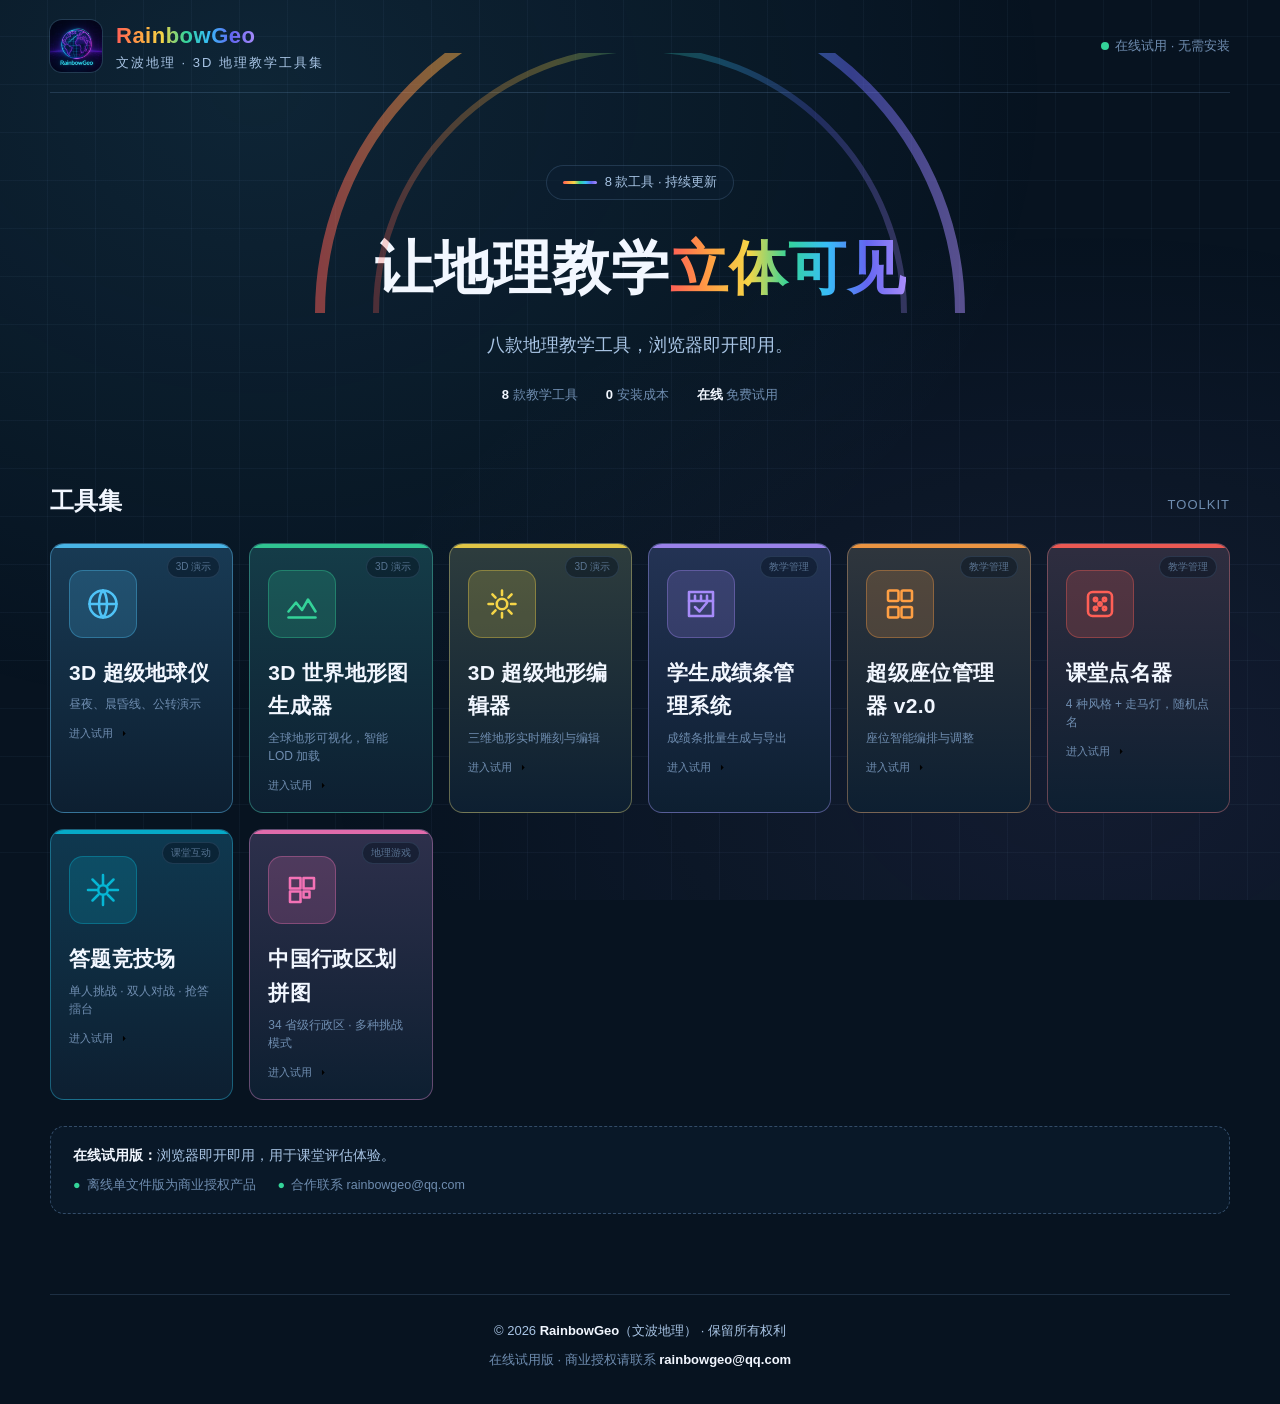
<file: index.html>
<!DOCTYPE html>
<html lang="zh-CN">
<head>
<meta charset="UTF-8">
<meta name="viewport" content="width=device-width, initial-scale=1.0">
<title>RainbowGeo · 文波地理 — 3D 地理教学工具集</title>
<meta name="description" content="RainbowGeo（文波地理）3D 地理教学工具集：3D 超级地球仪、世界地形图生成器、地形编辑器、成绩条管理系统、座位管理器、课堂点名器。在线免费试用。">
<link rel="icon" href="data:image/svg+xml,%3Csvg xmlns='http://www.w3.org/2000/svg' viewBox='0 0 100 100'%3E%3Ccircle cx='50' cy='50' r='46' fill='%231d4ed8'/%3E%3Cpath d='M15 62c8 10 20 16 35 16s27-6 35-16' stroke='%23f59e0b' stroke-width='7' fill='none'/%3E%3Cpath d='M50 8c-24 0-40 18-40 42 20 4 34-4 40-14 6 10 20 18 40 14 0-24-16-42-40-42z' fill='%2334d399'/%3E%3Cpath d='M12 36c20 6 34 2 38-6M88 36c-20 6-34 2-38-6' stroke='%23fff' stroke-width='3' fill='none'/%3E%3C/svg%3E">
<style>
  :root {
    --bg-deep: #071320;
    --bg-panel: #0d1f31;
    --bg-card: #10263c;
    --line: rgba(148, 197, 255, 0.16);
    --ink-hi: #f2f7ff;
    --ink-mid: #a8c4e4;
    --ink-low: #6f8db0;
    --accent: #4fc3f7;
    --rainbow: linear-gradient(90deg,#ff5f56,#ff9f43,#f5d547,#34d399,#38bdf8,#6366f1,#a78bfa);
    --radius: 14px;
  }
  * { margin: 0; padding: 0; box-sizing: border-box; }
  html { scroll-behavior: smooth; }
  body {
    font-family: -apple-system, BlinkMacSystemFont, "Segoe UI", Roboto, "PingFang SC", "Hiragino Sans GB", "Microsoft YaHei", sans-serif;
    background: var(--bg-deep);
    color: var(--ink-hi);
    line-height: 1.6;
    -webkit-font-smoothing: antialiased;
  }
  /* ===== 经纬网背景纹理（CSS 生成，轻量） ===== */
  .grid-bg {
    position: fixed; inset: 0; pointer-events: none; z-index: 0;
    background:
      radial-gradient(ellipse at 20% 10%, rgba(79,195,247,0.10), transparent 55%),
      radial-gradient(ellipse at 85% 85%, rgba(167,139,250,0.08), transparent 50%),
      repeating-linear-gradient(0deg, transparent 0 47px, rgba(148,197,255,0.045) 47px 48px),
      repeating-linear-gradient(90deg, transparent 0 47px, rgba(148,197,255,0.045) 47px 48px);
  }
  .wrap { position: relative; z-index: 1; max-width: 1180px; margin: 0 auto; padding: 0 24px; }

  /* ===== 顶部品牌栏 ===== */
  .brand-bar {
    display: flex; align-items: center; justify-content: space-between;
    padding: 18px 0; border-bottom: 1px solid var(--line);
  }
  .brand {
    display: flex; align-items: center; gap: 14px;
  }
  .brand-logo {
    width: 52px; height: 52px; border-radius: 12px; object-fit: cover;
    background: #0b1f33; box-shadow: 0 0 0 1px var(--line);
  }
  .brand-name { font-size: 22px; font-weight: 800; letter-spacing: 0.5px; }
  .brand-name em { font-style: normal; background: var(--rainbow); -webkit-background-clip: text; background-clip: text; color: transparent; }
  .brand-cn { font-size: 13px; color: var(--ink-mid); letter-spacing: 2px; }
  .brand-right { font-size: 13px; color: var(--ink-low); }
  .brand-right .dot { display: inline-block; width: 8px; height: 8px; border-radius: 50%; background: #34d399; margin-right: 6px; }

  /* ===== Hero ===== */
  .hero { padding: 72px 0 56px; text-align: center; position: relative; }
  .hero-badge {
    display: inline-flex; align-items: center; gap: 8px;
    font-size: 13px; color: var(--ink-mid);
    border: 1px solid var(--line); border-radius: 999px;
    padding: 6px 16px; margin-bottom: 22px;
    background: rgba(13,31,49,0.6);
  }
  .hero-badge .bar { width: 34px; height: 3px; border-radius: 2px; background: var(--rainbow); }
  .hero h1 { font-size: clamp(34px, 5.6vw, 58px); font-weight: 800; letter-spacing: 1px; }
  .hero h1 .ra { background: var(--rainbow); -webkit-background-clip: text; background-clip: text; color: transparent; }
  .hero .sub { margin-top: 16px; font-size: clamp(15px, 2vw, 18px); color: var(--ink-mid); max-width: 640px; margin-left: auto; margin-right: auto; }
  .hero .meta { margin-top: 26px; display: flex; justify-content: center; gap: 28px; flex-wrap: wrap; font-size: 13px; color: var(--ink-low); }
  .hero .meta b { color: var(--ink-hi); font-weight: 600; }
  .rainbow-arc { position: absolute; left: 50%; top: -40px; transform: translateX(-50%); width: 720px; max-width: 90vw; opacity: 0.5; pointer-events: none; }

  /* ===== 工具卡片 ===== */
  .tools { padding: 20px 0 40px; }
  .tools-head { display: flex; align-items: baseline; justify-content: space-between; margin-bottom: 22px; }
  .tools-head h2 { font-size: 24px; font-weight: 700; }
  .tools-head .en { font-size: 13px; color: var(--ink-low); letter-spacing: 1px; }
  .tool-grid { display: grid; grid-template-columns: repeat(6, 1fr); gap: 16px; }
  .tool-card {
    position: relative; display: block; text-decoration: none; color: inherit;
    background: var(--bg-card);
    background: linear-gradient(180deg, color-mix(in srgb, var(--accent, #4fc3f7) 13%, var(--bg-card)), var(--bg-panel));
    border: 1px solid color-mix(in srgb, var(--accent, #4fc3f7) 30%, var(--line));
    border-radius: var(--radius);
    padding: 26px 18px 18px; overflow: hidden;
    transition: transform 0.18s ease, border-color 0.18s ease, box-shadow 0.18s ease;
  }
  .tool-card:hover { transform: translateY(-4px); border-color: var(--accent, #4fc3f7); box-shadow: 0 12px 30px color-mix(in srgb, var(--accent, #4fc3f7) 18%, rgba(0,0,0,0.35)); }
  .tool-card .accent-line { position: absolute; top: 0; left: 0; right: 0; height: 4px; background: var(--accent, var(--rainbow)); opacity: 0.9; }
  .tool-icon {
    width: 68px; height: 68px; border-radius: 14px; display: flex; align-items: center; justify-content: center;
    background: color-mix(in srgb, var(--accent, #4fc3f7) 18%, transparent); margin-bottom: 18px;
    box-shadow: inset 0 0 0 1px color-mix(in srgb, var(--accent, #4fc3f7) 35%, transparent);
  }
  .tool-icon svg { width: 36px; height: 36px; stroke: var(--accent, #4fc3f7); fill: none; stroke-width: 1.7; stroke-linecap: round; stroke-linejoin: round; }
  .tool-card h3 { font-size: 21px; font-weight: 800; margin-bottom: 6px; letter-spacing: .3px; }
  .tool-card p { font-size: 12px; color: var(--ink-low); line-height: 1.5; }
  .tool-card .go { margin-top: 12px; font-size: 11px; color: var(--ink-low); display: flex; align-items: center; gap: 4px; }
  .tool-card .go svg { width: 11px; height: 11px; }
  .tool-tag {
    position: absolute; top: 12px; right: 12px; font-size: 10px; color: rgba(111,141,176,0.75);
    border: 1px solid rgba(148,197,255,0.14); border-radius: 999px; padding: 2px 8px; background: rgba(7,19,32,0.5);
  }

  /* ===== 说明条 ===== */
  .notice {
    margin: 26px 0 40px; border: 1px dashed rgba(148,197,255,0.3); border-radius: var(--radius);
    padding: 18px 22px; font-size: 13.5px; color: var(--ink-mid);
    background: rgba(13,31,49,0.5);
  }
  .notice b { color: var(--ink-hi); font-weight: 600; }
  .notice .tips { margin-top: 8px; display: flex; gap: 22px; flex-wrap: wrap; font-size: 12.5px; color: var(--ink-low); }
  .notice .tips span { display: inline-flex; align-items: center; gap: 6px; }
  .notice .tips i { font-style: normal; color: #34d399; }

  /* ===== 版权栏 ===== */
  .copyright { border-top: 1px solid var(--line); padding: 26px 0 34px; text-align: center; font-size: 13px; color: var(--ink-low); }
  .copyright .brand-line { margin-bottom: 8px; color: var(--ink-mid); }
  .copyright .brand-line b { color: var(--ink-hi); }
  .copyright .lic { margin-top: 6px; font-size: 12px; color: #56718f; }

  /* ===== 响应式 ===== */
  @media (max-width: 1080px) {
    .tool-grid { grid-template-columns: repeat(3, 1fr); }
  }
  @media (max-width: 700px) {
    .tool-grid { grid-template-columns: 1fr; }
    .brand-bar { flex-direction: column; gap: 10px; }
    .hero { padding: 48px 0 36px; }
    .tool-card p { font-size: 13px; }
    .tool-card .go { font-size: 12px; }
    .notice { font-size: 13.5px; }
  }
</style>
</head>
<body>
<div class="grid-bg"></div>

<!-- ===== 顶部品牌栏（品牌占位：logo 占位图 + 品牌名） ===== -->
<header class="brand-bar wrap">
  <div class="brand">
    <!-- ★ 商标图占位：正式商标 jpg 替换 rainbowgeo/assets/img/brand-logo.jpg 即可 -->
    <img class="brand-logo" src="assets/img/brand-logo.jpg" alt="RainbowGeo 商标（占位）">
    <div>
      <div class="brand-name"><em>RainbowGeo</em></div>
      <div class="brand-cn">文波地理 · 3D 地理教学工具集</div>
    </div>
  </div>
  <div class="brand-right"><span class="dot"></span>在线试用 · 无需安装</div>
</header>

<!-- ===== Hero ===== -->
<section class="hero wrap">
  <svg class="rainbow-arc" viewBox="0 0 720 260" aria-hidden="true">
    <defs>
      <linearGradient id="arcG" x1="0" y1="0" x2="1" y2="0">
        <stop offset="0" stop-color="#ff5f56"/><stop offset=".17" stop-color="#ff9f43"/>
        <stop offset=".34" stop-color="#f5d547"/><stop offset=".5" stop-color="#34d399"/>
        <stop offset=".66" stop-color="#38bdf8"/><stop offset=".83" stop-color="#6366f1"/><stop offset="1" stop-color="#a78bfa"/>
      </linearGradient>
    </defs>
    <path d="M40 260 a320 320 0 0 1 640 0" fill="none" stroke="url(#arcG)" stroke-width="10" stroke-linecap="round"/>
    <path d="M96 260 a264 264 0 0 1 528 0" fill="none" stroke="url(#arcG)" stroke-width="6" stroke-linecap="round" opacity=".55"/>
  </svg>
  <div class="hero-badge"><span class="bar"></span>8 款工具 · 持续更新</div>
  <h1>让地理教学<span class="ra">立体可见</span></h1>
  <p class="sub">八款地理教学工具，浏览器即开即用。</p>
  <div class="meta">
    <span><b>8</b> 款教学工具</span>
    <span><b>0</b> 安装成本</span>
    <span><b>在线</b> 免费试用</span>
  </div>
</section>

<!-- ===== 工具导航 ===== -->
<section class="tools wrap">
  <div class="tools-head">
    <h2>工具集</h2>
    <span class="en">TOOLKIT</span>
  </div>
  <div class="tool-grid">

    <a class="tool-card" href="tools/globe/index.html" style="--accent:#4fc3f7">
      <span class="accent-line"></span><span class="tool-tag">3D 演示</span>
      <span class="tool-icon"><svg viewBox="0 0 24 24"><circle cx="12" cy="12" r="9"/><path d="M3 12h18M12 3c3.5 3.6 3.5 14.4 0 18M12 3c-3.5 3.6-3.5 14.4 0 18"/></svg></span>
      <h3>3D 超级地球仪</h3>
      <p>昼夜、晨昏线、公转演示</p>
      <span class="go">进入试用 <svg viewBox="0 0 24 24"><path d="M5 12h14M13 6l6 6-6 6"/></svg></span>
    </a>

    <a class="tool-card" href="tools/terrain-gen/index.html" style="--accent:#34d399">
      <span class="accent-line"></span><span class="tool-tag">3D 演示</span>
      <span class="tool-icon"><svg viewBox="0 0 24 24"><path d="M3 17l5-6 4 5 4-7 5 8"/><path d="M3 21h18"/></svg></span>
      <h3>3D 世界地形图生成器</h3>
      <p>全球地形可视化，智能 LOD 加载</p>
      <span class="go">进入试用 <svg viewBox="0 0 24 24"><path d="M5 12h14M13 6l6 6-6 6"/></svg></span>
    </a>

    <a class="tool-card" href="tools/terrain-edit/index.html" style="--accent:#f5d547">
      <span class="accent-line"></span><span class="tool-tag">3D 演示</span>
      <span class="tool-icon"><svg viewBox="0 0 24 24"><path d="M12 3v3M12 18v3M3 12h3M18 12h3M5.6 5.6l2.1 2.1M16.3 16.3l2.1 2.1M18.4 5.6l-2.1 2.1M7.7 16.3l-2.1 2.1"/><circle cx="12" cy="12" r="3.5"/></svg></span>
      <h3>3D 超级地形编辑器</h3>
      <p>三维地形实时雕刻与编辑</p>
      <span class="go">进入试用 <svg viewBox="0 0 24 24"><path d="M5 12h14M13 6l6 6-6 6"/></svg></span>
    </a>

    <a class="tool-card" href="tools/grades/index.html" style="--accent:#a78bfa">
      <span class="accent-line"></span><span class="tool-tag">教学管理</span>
      <span class="tool-icon"><svg viewBox="0 0 24 24"><path d="M4 4h16v16H4z"/><path d="M4 10h16M8 6.5v3M12 6.5v3M16 6.5v3M8 14l3 3 5-6"/></svg></span>
      <h3>学生成绩条管理系统</h3>
      <p>成绩条批量生成与导出</p>
      <span class="go">进入试用 <svg viewBox="0 0 24 24"><path d="M5 12h14M13 6l6 6-6 6"/></svg></span>
    </a>

    <a class="tool-card" href="tools/seats/index.html" style="--accent:#ff9f43">
      <span class="accent-line"></span><span class="tool-tag">教学管理</span>
      <span class="tool-icon"><svg viewBox="0 0 24 24"><rect x="4" y="3" width="7" height="7" rx="1"/><rect x="13" y="3" width="7" height="7" rx="1"/><rect x="4" y="14" width="7" height="7" rx="1"/><rect x="13" y="14" width="7" height="7" rx="1"/></svg></span>
      <h3>超级座位管理器 v2.0</h3>
      <p>座位智能编排与调整</p>
      <span class="go">进入试用 <svg viewBox="0 0 24 24"><path d="M5 12h14M13 6l6 6-6 6"/></svg></span>
    </a>

    <a class="tool-card" href="tools/roll-call/index.html" style="--accent:#ff5f56">
      <span class="accent-line"></span><span class="tool-tag">教学管理</span>
      <span class="tool-icon"><svg viewBox="0 0 24 24"><rect x="4" y="4" width="16" height="16" rx="3"/><circle cx="9" cy="9" r="1.1"/><circle cx="15" cy="9" r="1.1"/><circle cx="9" cy="15" r="1.1"/><circle cx="15" cy="15" r="1.1"/><circle cx="12" cy="12" r="1.1"/></svg></span>
      <h3>课堂点名器</h3>
      <p>4 种风格 + 走马灯，随机点名</p>
      <span class="go">进入试用 <svg viewBox="0 0 24 24"><path d="M5 12h14M13 6l6 6-6 6"/></svg></span>
    </a>

    <a class="tool-card" href="tools/quiz/index.html" style="--accent:#06b6d4">
      <span class="accent-line"></span><span class="tool-tag">课堂互动</span>
      <span class="tool-icon"><svg viewBox="0 0 24 24"><path d="M12 2v6M12 16v6M2 12h6M16 12h6M5 5l4 4M15 15l4 4M19 5l-4 4M9 15l-4 4"/><circle cx="12" cy="12" r="3.2"/></svg></span>
      <h3>答题竞技场</h3>
      <p>单人挑战 · 双人对战 · 抢答擂台</p>
      <span class="go">进入试用 <svg viewBox="0 0 24 24"><path d="M5 12h14M13 6l6 6-6 6"/></svg></span>
    </a>

    <a class="tool-card" href="tools/china-map/index.html" style="--accent:#f472b6">
      <span class="accent-line"></span><span class="tool-tag">地理游戏</span>
      <span class="tool-icon"><svg viewBox="0 0 24 24"><path d="M4 4h7v7H4zM13 4h7v7h-7zM4 13h7v7H4z"/><path d="M13 13h4v4h-4z"/></svg></span>
      <h3>中国行政区划拼图</h3>
      <p>34 省级行政区 · 多种挑战模式</p>
      <span class="go">进入试用 <svg viewBox="0 0 24 24"><path d="M5 12h14M13 6l6 6-6 6"/></svg></span>
    </a>

  </div>

  <div class="notice">
    <b>在线试用版：</b>浏览器即开即用，用于课堂评估体验。<br>
    <div class="tips">
      <span><i>●</i> 离线单文件版为商业授权产品</span>
      <span><i>●</i> 合作联系 rainbowgeo@qq.com</span>
    </div>
  </div>
</section>

<!-- ===== 版权栏（品牌占位：版权信息） ===== -->
<footer class="copyright wrap">
  <div class="brand-line">© 2026 <b>RainbowGeo</b>（文波地理） · 保留所有权利</div>
  <div>在线试用版 · 商业授权请联系 <b style="color:var(--ink-hi)">rainbowgeo@qq.com</b></div>
</footer>

</body>
</html>
</file>
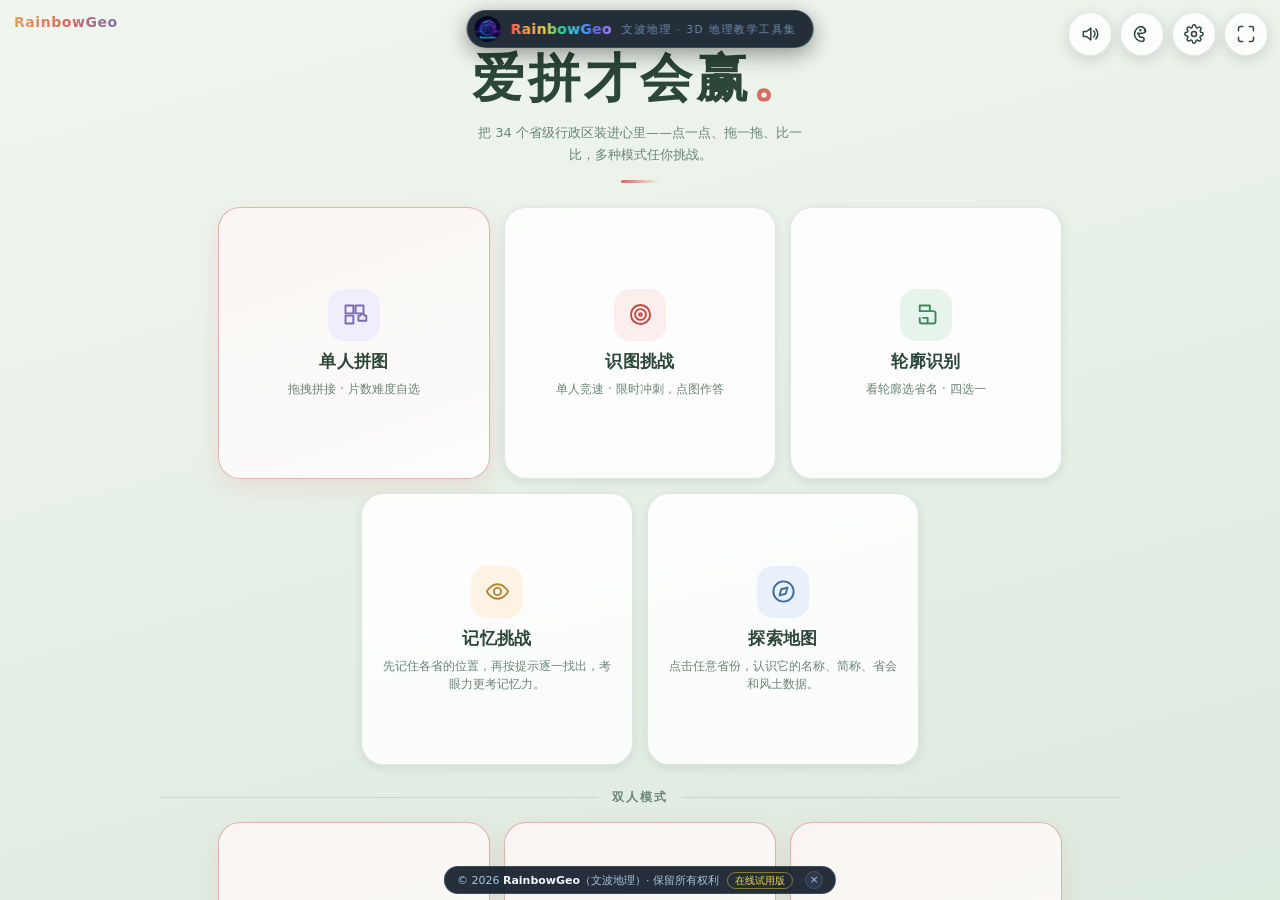
<file: tools/china-map/index.html>
<!DOCTYPE html>
<html lang="zh-CN">
<head>
<meta charset="UTF-8">
<meta name="viewport" content="width=device-width, initial-scale=1, viewport-fit=cover">
<title>爱拼才会赢 · 中国行政区划挑战 V3.0 · 在线试用版 | RainbowGeo（文波地理）</title>
<meta name="description" content="中国行政区划拼图互动游戏：识图挑战（竞速/冲刺/对战）、记忆挑战、拼图大师、探索地图，34 个省级行政区。">
<link rel="icon" href="data:image/svg+xml,%3Csvg xmlns='http://www.w3.org/2000/svg' viewBox='0 0 64 64'%3E%3Crect width='64' height='64' rx='14' fill='%2323425c'/%3E%3Cpath d='M20 18h10v10H20zM34 18h10v10H34zM20 32h10v10H20z' fill='%23eef4fa'/%3E%3Cpath d='M34 32h10v10H34z' fill='%23c24a3f'/%3E%3C/svg%3E">
<link rel="stylesheet" href="https://miaoda.feishu.cn/fonts/css2?family=Noto+Serif+SC:wght@500;600;700;900&family=Noto+Sans+SC:wght@400;500;700&display=swap">
<link rel="stylesheet" href="css/style.css">
  <link rel="stylesheet" href="../../assets/css/app.css">
</head>
<body data-theme="spring">
<div id="app">

  <button id="btnBrand" class="brand-mini" title="关于本作品" aria-label="关于本作品">RainbowGeo</button>
    <div class="top-actions">
      <button id="btnSound" class="icon-btn" title="音效开关" aria-label="音效开关">
        <svg viewBox="0 0 24 24"><path d="M4 9v6h4l5 4V5L8 9H4z"/><path d="M16.5 8.5a5 5 0 0 1 0 7"/><path d="M19 6a9 9 0 0 1 0 12"/></svg>
      </button>
      <button id="btnTheme" class="icon-btn" title="切换主题" aria-label="切换主题">
        <svg viewBox="0 0 24 24"><path d="M12 3a9 9 0 1 0 0 18 2.5 2.5 0 0 0 0-5h-1a2.5 2.5 0 0 1 0-5H13a3.6 3.6 0 0 0 3.5-2.6A9 9 0 0 0 12 3z"/><circle cx="7.5" cy="11.5" r=".6"/><circle cx="10" cy="7.5" r=".6"/><circle cx="15.5" cy="7.8" r=".6"/></svg>
      </button>
      <button id="btnSettings" class="icon-btn" title="参数设置" aria-label="参数设置">
        <svg viewBox="0 0 24 24"><circle cx="12" cy="12" r="3"/><path d="M19.4 15a1.7 1.7 0 0 0 .34 1.87l.06.06a2 2 0 1 1-2.83 2.83l-.06-.06a1.7 1.7 0 0 0-1.87-.34 1.7 1.7 0 0 0-1 1.55V21a2 2 0 1 1-4 0v-.09a1.7 1.7 0 0 0-1-1.55 1.7 1.7 0 0 0-1.87.34l-.06.06a2 2 0 1 1-2.83-2.83l.06-.06a1.7 1.7 0 0 0 .34-1.87 1.7 1.7 0 0 0-1.55-1H3a2 2 0 1 1 0-4h.09a1.7 1.7 0 0 0 1.55-1 1.7 1.7 0 0 0-.34-1.87l-.06-.06a2 2 0 1 1 2.83-2.83l.06.06a1.7 1.7 0 0 0 1.87.34h.09a1.7 1.7 0 0 0 1-1.55V3a2 2 0 1 1 4 0v.09a1.7 1.7 0 0 0 1 1.55h.09a1.7 1.7 0 0 0 1.87-.34l.06-.06a2 2 0 1 1 2.83 2.83l-.06.06a1.7 1.7 0 0 0-.34 1.87v.09a1.7 1.7 0 0 0 1.55 1H21a2 2 0 1 1 0 4h-.09a1.7 1.7 0 0 0-1.55 1z"/></svg>
      </button>
      <button id="btnFull" class="icon-btn" title="全屏" aria-label="全屏">
        <svg viewBox="0 0 24 24"><path d="M8 3H5a2 2 0 0 0-2 2v3"/><path d="M16 3h3a2 2 0 0 1 2 2v3"/><path d="M8 21H5a2 2 0 0 1-2-2v-3"/><path d="M16 21h3a2 2 0 0 0 2-2v-3"/></svg>
      </button>
    </div>

  <main>
    <!-- ===== 首页 ===== -->
    <section id="homeView" class="view">
      <div class="home-scroll">
        <div class="hero">
          <h1>爱拼才会赢<span class="dot">。</span></h1>
          <p class="sub">把 34 个省级行政区装进心里——点一点、拖一拖、比一比，多种模式任你挑战。</p>
          <div class="deco"></div>
        </div>
        <div id="modeGrid" class="mode-grid"></div>
        <div class="home-extras">
          <button id="btnHelp" class="ghost-btn"><svg viewBox="0 0 24 24"><circle cx="12" cy="12" r="9"/><path d="M9.5 9a2.6 2.6 0 0 1 5 .8c0 1.7-2.5 2-2.5 3.7"/><path d="M12 16.6v.1"/></svg>玩法说明</button>
        </div>

      </div>
    </section>

    <!-- ===== 游戏视图 ===== -->
    <section id="gameView" class="view hidden">
      <div id="hudFloat" class="hud-float">
        <button id="btnBack" class="icon-btn" title="返回首页" aria-label="返回首页">
          <svg viewBox="0 0 24 24"><path d="M15 5l-7 7 7 7"/></svg>
        </button>
        <button id="btnRestart" class="icon-btn" title="重新开始（打乱题目）" aria-label="重新开始">
          <svg viewBox="0 0 24 24"><path d="M4 12a8 8 0 1 1 2.34 5.66"/><path d="M4 12V6"/><path d="M4 12h6"/></svg>
        </button>
      </div>
      <div id="readyDock" class="ready-dock hidden"></div>
      <div id="questionBar" class="question-bar hidden">
        <span id="qbMode" class="qb-mode">识图挑战</span>
        <div id="qbPlayers" class="qb-players hidden">
          <div id="qbP1" class="qb-player">
            <span class="qb-cell"><b id="qbP1N"></b></span>
            <span class="qb-cell qb-time"><i id="qbP1T"></i></span>
            <span class="qb-cell qb-score"><i id="qbP1S"></i></span>
          </div>
          <div id="qbP2" class="qb-player">
            <span class="qb-cell qb-score"><i id="qbP2S"></i></span>
            <span class="qb-cell qb-time"><i id="qbP2T"></i></span>
            <span class="qb-cell"><b id="qbP2N"></b></span>
          </div>
        </div>
        <div class="q-main"><span class="q-tag" id="qTag">请点击</span><span id="qText">—</span></div>
        <div class="q-side">
          <div id="hudTimer" class="hud-timer hidden">
            <svg viewBox="0 0 40 40"><circle class="ring-bg" cx="20" cy="20" r="15.5"/><circle class="ring" id="timerRing" cx="20" cy="20" r="15.5"/></svg>
            <b id="timerNum" class="num">60</b>
          </div>
          <div id="hudCombo" class="hud-combo hidden">×2</div>
          <div id="hudScore" class="hud-score num">0</div>
          <div id="qHints" class="q-hints"></div>
          <div class="q-actions">
            <button id="btnHint" class="q-btn">提示</button>
            <span id="qProgress" class="q-progress num">0/0</span>
          </div>
        </div>
      </div>
      <div id="outlineStage" class="outline-stage hidden">
        <div class="ol-qbig" id="olQ">第 1 / 15 题</div>
        <div class="outline-body">
          <div class="opt-group" id="olGroupSolo"></div>
          <div class="outline-frame"><svg id="outlineSvg" viewBox="0 0 100 100" preserveAspectRatio="xMidYMid meet"></svg></div>
          <div class="opt-group side" id="olGroupL"></div>
          <div class="opt-group side" id="olGroupR"></div>
        </div>
      </div>
      <div id="livesRow" class="lives hidden"></div>
      <div id="puzzleStage" class="puzzle-stage">
      <div id="sideL" class="side-panel side-left hidden"></div>
      <div id="mapWrap" class="map-wrap">
        <svg id="mapSvg" viewBox="0 0 1000 918.3" preserveAspectRatio="xMidYMid meet" aria-label="中国地图">
          <g id="layerMap"></g>
          <g id="labelSvg"></g>
          <g id="puzzleLayer"></g>
        </svg>
        <div class="map-vignette"></div>
        <div id="legend" class="hidden"></div>
        <div class="zoom-ctl">
          <button id="zoomIn" aria-label="放大">＋</button>
          <button id="zoomOut" aria-label="缩小">－</button>
          <button id="zoomReset" class="zc-reset" aria-label="复位">◎</button>
        </div>
        <div id="mapToast" class="map-toast"></div>
        <div id="infoCard" class="info-card hidden"></div>
      </div>
      <div id="sideR" class="side-panel side-right hidden"></div>
      <div id="miniL" class="mini-col hidden"></div>
      <div id="miniR" class="mini-col hidden"></div>
      </div>
      <div id="duelBar" class="duel hidden">
        <div class="duel-p" id="duelP1"><span class="d-name">玩家一</span><span class="d-score num" id="duelS1">0</span></div>
        <div class="duel-vs">VS</div>
        <div class="duel-p" id="duelP2"><span class="d-name">玩家二</span><span class="d-score num" id="duelS2">0</span></div>
      </div>
    </section>
  </main>

  <div id="sheetHost"></div>
  <div id="modalHost"></div>
  <div id="toast"></div>
</div>
<script src="js/app.js"></script>
  <script src="../../assets/js/boot.js" data-rg-mode="overlay" defer></script>
</body>
</html>
<!-- （注：内容由AI生成） -->
</file>
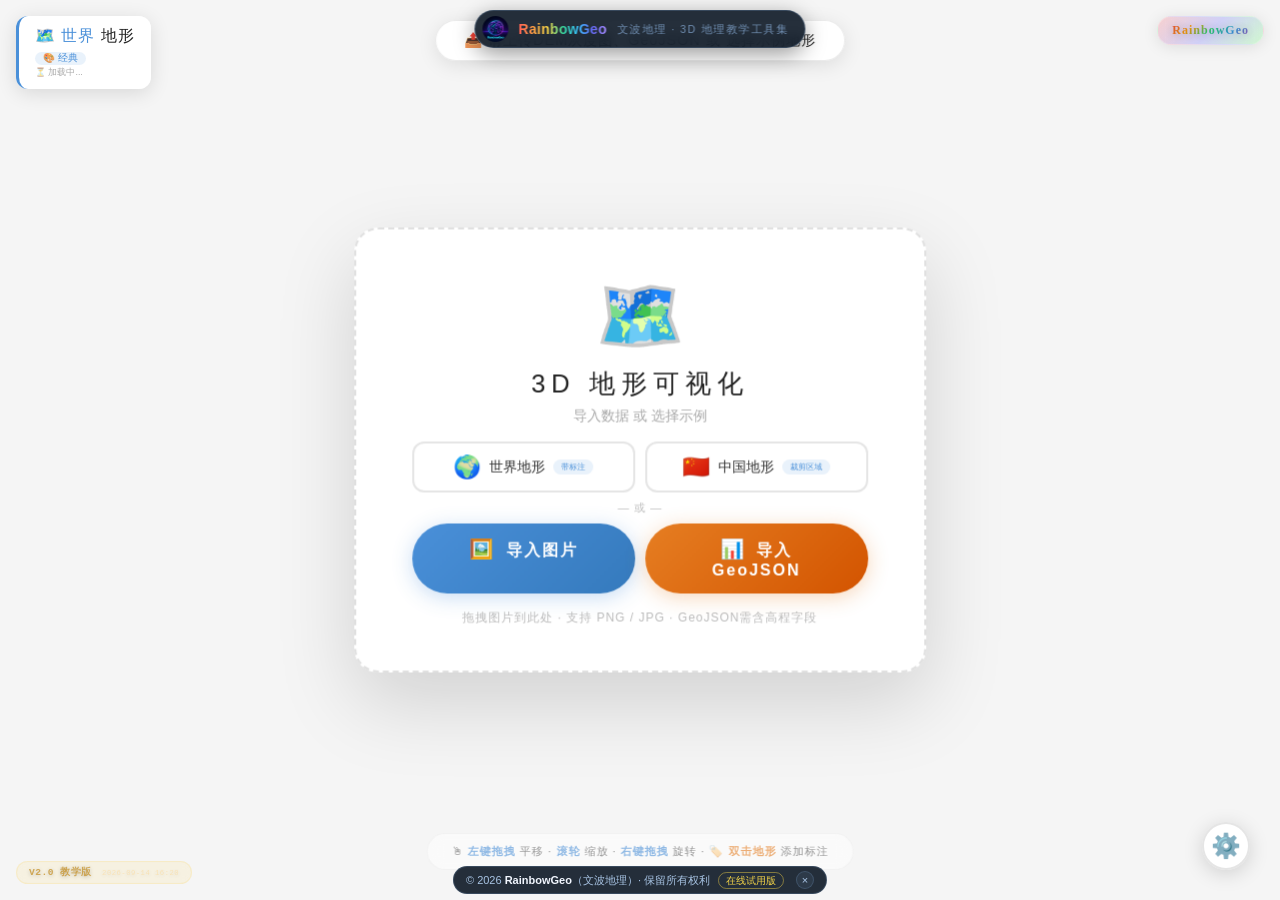
<file: tools/terrain-gen/index.html>
<!DOCTYPE html>
<html lang="zh-CN">
<head>
    <meta charset="UTF-8">
    <meta name="viewport" content="width=device-width, initial-scale=1.0, user-scalable=no">
    <title>3D世界地形图生成器 v2.0 · 在线试用版 | RainbowGeo（文波地理）</title>
    <link rel="stylesheet" href="css/style.css">
<link rel="stylesheet" href="../../assets/css/app.css">
</head>
<body>

    <!-- ===== 标题框 ===== -->
    <div id="info">
        <h1>🗺️ <span>世界</span> 地形</h1>
        <div class="scheme-name" id="scheme-display">🎨 经典</div>
        <div class="stats" id="stats-display">⏳ 加载中...</div>
        <div class="lod-status" id="lod-status">
            <span class="dot"></span>
            <span id="lod-text">检测到聚焦省份...</span>
        </div>
    </div>

    <!-- ===== 版本号 - 左下角 ===== -->
    <div id="version-info">
        <span class="version-num">V0.5</span>
        <span class="version-time" id="version-time">2026-09-03 15:30</span>
    </div>

    <!-- ===== 版权标注 - 右上角 ===== -->
    <div id="copyright-info">
        <span class="gradient-text">RainbowGeo</span>
    </div>

    <!-- ===== 版权弹窗 ===== -->
    <div id="copyright-modal">
        <div class="modal-overlay" id="modal-overlay"></div>
        <div class="modal-box">
            <button class="modal-close" id="modal-close">✕</button>
            <div class="modal-icon">📚</div>
            <div class="modal-title">
                <span class="highlight">RainbowGeo</span>
            </div>
            <div class="modal-body">
                <p><span class="org">RainbowGeo 版权所有</span></p>
                <p style="margin-top:8px;">
                    <span class="tag">原创版权所有</span>
                    <span class="tag">AI赋能地理教学案例展示</span>
                </p>
                <hr class="modal-divider">
                <p class="email">📧 rainbowgeo@qq.com</p>
                <p style="font-size:0.7rem;color:#ffcf5c;margin-top:8px;">⚠️ 未经 RainbowGeo 授权，禁止商用、转载、二次分发。</p>
                <p style="font-size:0.6rem;opacity:0.4;margin-top:8px;letter-spacing:2px;">
                    3D地形可视化 · 智能LOD加载
                </p>
            </div>
            <div class="modal-footer">
                <button class="btn-close-modal" id="modal-btn-close">我知道了</button>
            </div>
        </div>
    </div>

    <!-- ===== 上传面板 ===== -->
    <div id="upload-panel">
        <span class="icon">🗺️</span>
        <h2>3D 地形可视化</h2>
        <div class="sub">导入数据 或 选择示例</div>
        
        <!-- 示例按钮 -->
        <div class="example-group">
            <button class="example-btn" id="btn-world">
                <span class="icon-lg">🌍</span>
                世界地形
                <span class="badge">带标注</span>
            </button>
            <button class="example-btn" id="btn-china">
                <span class="icon-lg">🇨🇳</span>
                中国地形
                <span class="badge">裁剪区域</span>
            </button>
        </div>
        
        <div style="margin: 4px 0 8px 0; font-size:0.7rem; opacity:0.3; letter-spacing:1px;">— 或 —</div>
        
        <!-- 导入按钮行 -->
        <div class="btn-row">
            <label for="file-input" class="btn">
                <span class="icon-lg">🖼️</span> 导入图片
            </label>
            <label for="geojson-input" class="btn btn-geojson">
                <span class="icon-lg">📊</span> 导入GeoJSON
            </label>
        </div>
        
        <input type="file" id="file-input" accept="image/png,image/jpeg,image/webp">
        <input type="file" id="geojson-input" accept=".geojson,.json">
        
        <div class="hint">拖拽图片到此处 · 支持 PNG / JPG · GeoJSON需含高程字段</div>
    </div>

    <!-- ===== 加载遮罩 ===== -->
    <div id="profile-panel">
        <div class="profile-header" id="profile-header">
            <div class="profile-title" id="profile-title">36°N 黄河剖面 · 西高东低 三级阶梯（示意换算）</div>
            <button id="profile-close-btn" title="关闭剖面面板">×</button>
        </div>
        <canvas id="profile-canvas" width="480" height="160"></canvas>
        <div id="profile-resize" title="拖动调整大小"></div>
    </div>
    <div id="loading-overlay">
        <div class="spinner"></div>
        <div class="load-text" id="load-text">⏳ 加载示例地形...</div>
    </div>

    <!-- ===== 状态消息 ===== -->
    <div id="status-msg">✅ 加载成功</div>
    <div id="zoom-indicator">🔍 100%</div>

    <!-- ===== 标注模式指示器 ===== -->
    <div id="label-mode-indicator">🏷️ 标注模式已开启<br><span style="font-size:0.6rem;opacity:0.6;">双击地形添加标注</span></div>

    <!-- ===== 交互提示 ===== -->
    <div id="interact-hint">
        🖱 <span class="highlight">左键拖拽</span> 平移 · <span class="highlight">滚轮</span> 缩放 · <span class="highlight">右键拖拽</span> 旋转 · <span class="label-hint">🏷️ 双击地形</span> 添加标注
    </div>

    <!-- ===== 齿轮按钮 ===== -->
    <button id="toggle-panel-btn" class="pulse">⚙️</button>

    <!-- ===== 控制面板 ===== -->
    <div id="controls-panel">
        <div class="panel-header">
            <span class="panel-title">⚙️ 控制面板</span>
            <button class="collapse-btn" id="collapse-panel-btn">✕</button>
        </div>
        <div class="panel-body" id="panel-body">
            <!-- 标注开关 -->
            <div class="control-group">
                <button class="toggle-label-btn" id="toggle-label-btn">
                    <span class="status-dot"></span>
                    <span>🏷️ 标注模式</span>
                    <span class="key-hint">L</span>
                    <span id="label-status-text" style="font-weight:600;opacity:0.6;">关闭</span>
                </button>
                <div class="hint-text">开启后双击地形可添加标注 · 双击标注可删除</div>
            </div>

            <hr class="divider">

            <!-- 世界标注字体大小 -->
            <div class="control-group" id="world-label-size-group">
                <label>🌍 标注字体大小 <span id="world-label-size-value">16</span></label>
                <input type="range" id="world-label-size-slider" min="10" max="32" step="1" value="16">
                <div class="range-labels"><span>小</span><span>16</span><span>大</span></div>
                <div class="hint-text">仅影响世界地形的大洲/大洋标注</div>
            </div>

            <hr class="divider">

            <div class="control-group">
                <label>🔍 LOD精细度 <span id="lod-threshold-value">0.6</span></label>
                <input type="range" id="lod-threshold-slider" min="0.1" max="2.0" step="0.05" value="0.6">
                <div class="range-labels"><span>近</span><span>0.6</span><span>远</span></div>
                <div class="hint-text">阈值越小，越早加载高清省份地形</div>
            </div>

            <hr class="divider">

            <div class="control-group">
                <label style="margin-bottom: 4px;">⚡ 快捷操作</label>
                <div class="quick-actions">
                    <button class="quick-btn" id="btn-reset-view"><span class="icon">🏠</span>重置视角</button>
                    <button class="quick-btn" id="btn-top-view"><span class="icon">⬇</span>俯视图</button>
                    <button class="quick-btn" id="btn-fit-view"><span class="icon">⬛</span>适应屏幕</button>
                </div>
            </div>

            <hr class="divider">

            <div class="control-group">
                <label>🔬 精细度 <span id="seg-value">200</span></label>
                <input type="range" id="seg-slider" min="50" max="800" step="10" value="200">
                <div class="range-labels"><span>粗糙</span><span>200</span><span>精细</span></div>
                <div class="hint-text">分段数越高 · 细节越丰富 · 性能消耗越大</div>
            </div>

            <hr class="divider">

            <div class="control-group">
                <label style="margin-bottom: 4px;">🔄 自动旋转</label>
                <div class="rotate-controls">
                    <button class="rotate-btn" id="rotate-left">◀ 左旋</button>
                    <button class="rotate-btn active" id="rotate-stop">⏸ 停止</button>
                    <button class="rotate-btn" id="rotate-right">右旋 ▶</button>
                </div>
                <div style="margin-top:6px;">
                    <label>旋转速度 <span id="speed-value">1.0</span></label>
                    <input type="range" id="speed-slider" min="0.1" max="3.0" step="0.1" value="1.0">
                    <div class="range-labels"><span>慢</span><span>1.0</span><span>快</span></div>
                </div>
            </div>

            <hr class="divider">

            <div class="control-group">
                <label style="margin-bottom: 4px;">🎨 配色方案</label>
                <div class="scheme-group" id="scheme-group">
                    <button class="scheme-btn active" data-scheme="classic">
                        <div class="preview"><span style="background:#8a6e5a;"></span><span style="background:#b5774a;"></span><span style="background:#d4a76a;"></span><span style="background:#8cb369;"></span><span style="background:#2d8a4e;"></span></div>
                        经典地形
                    </button>
                    <button class="scheme-btn" data-scheme="custom">
                        <div class="preview" id="custom-preview"><span style="background:#2d8a4e;"></span><span style="background:#8cb369;"></span><span style="background:#d4a76a;"></span><span style="background:#b5774a;"></span><span style="background:#8a6e5a;"></span></div>
                        自定义
                    </button>
                    <button class="scheme-btn" data-scheme="terrace">
                        <div class="preview"><span style="background:#3f9460;"></span><span style="background:#c8be6e;"></span><span style="background:#d6a05a;"></span><span style="background:#b27a58;"></span></div>
                        三级阶梯
                    </button>
                </div>
                <div class="custom-colors" id="custom-colors">
                    <div class="custom-color-picker"><label>0%</label><input type="color" id="c0" value="#2d8a4e"></div>
                    <div class="custom-color-picker"><label>25%</label><input type="color" id="c1" value="#8cb369"></div>
                    <div class="custom-color-picker"><label>50%</label><input type="color" id="c2" value="#d4a76a"></div>
                    <div class="custom-color-picker"><label>75%</label><input type="color" id="c3" value="#b5774a"></div>
                    <div class="custom-color-picker"><label>100%</label><input type="color" id="c4" value="#8a6e5a"></div>
                </div>
                <div class="hint-text">点击颜色块自定义 · 自动应用</div>
            </div>

            <hr class="divider">

            <div class="control-group" id="mountain-group" style="display:none;">
                <label style="margin-bottom:4px;">⛰️ 山脉骨架 · 26条走向光带</label>
                <div class="teach-row">
                    <button class="dir-btn active" data-dir="全部">全部 <span class="dir-count" id="dir-all-count">0</span></button>
                    <button class="dir-btn" data-dir="横向">横向 <span class="dir-count" id="dir-h-count">0</span></button>
                    <button class="dir-btn" data-dir="纵向">纵向 <span class="dir-count" id="dir-v-count">0</span></button>
                    <button class="dir-btn" data-dir="西北—东南">西北—东南 <span class="dir-count" id="dir-nw-count">0</span></button>
                    <button class="dir-btn" data-dir="南北走向">南北走向 <span class="dir-count" id="dir-s-count">0</span></button>
                </div>
                <div class="teach-row">
                    <label class="toggle-switch"><input type="checkbox" id="mt-toggle" checked><span class="toggle-slider"></span></label>
                    <span style="font-size:0.7rem;">显示光带</span>
                    <button class="quick-btn" id="btn-regrow" style="margin-left:auto;">✨ 重制生长</button>
                </div>
                <div class="hint-text">山脉折线按走向分类 · 沿山脊发光生长（教学示意数据）</div>
            </div>

            <hr class="divider">

            <div class="control-group" id="profile-group" style="display:none;">
                <label style="margin-bottom:4px;">📐 地形剖面 · 动态剖切</label>
                <div class="teach-row">
                    <button class="profile-preset" data-lat="45">45°N 准噶尔</button>
                    <button class="profile-preset active" data-lat="36">36°N 黄河</button>
                    <button class="profile-preset" data-lat="30">30°N 长江</button>
                    <button class="profile-preset" data-lat="22">22°N 珠江</button>
                </div>
                <div class="teach-row">
                    <label style="font-size:0.75rem;">剖切纬度</label>
                    <span id="profile-lat-value" style="font-weight:600;color:#2b6cb0;font-size:0.75rem;">36.0°N</span>
                </div>
                <input type="range" id="profile-lat-slider" min="18" max="54" step="0.5" value="36">
                <div class="range-labels"><span>18°N</span><span>36°N</span><span>54°N</span></div>
                <div class="teach-row" style="margin-top:6px;">
                    <label class="toggle-switch"><input type="checkbox" id="profile-toggle" checked><span class="toggle-slider"></span></label>
                    <span style="font-size:0.7rem;">显示剖面面板</span>
                    <label class="toggle-switch" style="margin-left:auto;"><input type="checkbox" id="persp-toggle"><span class="toggle-slider"></span></label>
                    <span style="font-size:0.7rem;">透视剖面（隐藏一侧）</span>
                </div>
                <div class="teach-row" id="clip-side-row">
                    <span style="font-size:0.7rem;">隐藏侧：</span>
                    <button class="dir-btn active" id="clip-north-btn">剖切线以南（保留北侧）</button>
                    <button class="dir-btn" id="clip-south-btn">剖切线以北（保留南侧）</button>
                </div>
                <div class="teach-row" id="hidden-style-row">
                    <span style="font-size:0.7rem;">隐藏侧样式：</span>
                    <button class="dir-btn active" id="hidden-hide-btn">完全隐藏（真切开）</button>
                    <button class="dir-btn" id="hidden-ghost-btn">半透明显示</button>
                </div>
                <div class="hint-text">三级阶梯示意：第一级&gt;4000m · 第二级1000–2000m · 第三级&lt;500m</div>
            </div>

            <hr class="divider">

            <div class="control-group">
                <label>🌊 海拔基准 <span id="bias-value">0.00</span></label>
                <input type="range" id="bias-slider" min="-0.50" max="0.50" step="0.01" value="0.00">
            </div>
            <div class="control-group">
                <label>⛰️ 地形起伏 <span id="scale-value">0.60</span></label>
                <input type="range" id="scale-slider" min="-2.00" max="1.00" step="0.01" value="0.60">
                <div class="range-labels"><span>反向</span><span>0</span><span>增强</span></div>
            </div>

            <hr class="divider">

            <div class="control-group">
                <label>🎯 识别阈值 <span id="threshold-value">0.10</span></label>
                <input type="range" id="threshold-slider" min="0.00" max="0.30" step="0.005" value="0.10">
                <div class="range-labels"><span>严格</span><span>0.10</span><span>宽松</span></div>
            </div>
            <div class="hint-text">灰度值低于阈值 → 透明（无数据区域）</div>

            <hr class="divider">

            <div class="control-group">
                <label style="margin-bottom: 4px;">🖼️ 背景主题</label>
                <div class="bg-btn-group">
                    <button class="bg-btn active" data-bg="light"><span class="dot" style="background:#f5f5f5;border-color:#ccc;"></span>白色</button>
                    <button class="bg-btn" data-bg="lightblue"><span class="dot" style="background:#c8e6ff;"></span>淡蓝</button>
                    <button class="bg-btn" data-bg="dark"><span class="dot" style="background:#0a0a1a;"></span>深色</button>
                </div>
            </div>

            <hr class="divider">

            <div class="toggle-row">
                <label>🔄 反转灰度 <span class="toggle-status" id="invert-status">正常</span></label>
                <label class="toggle-switch"><input type="checkbox" id="invert-toggle"><span class="toggle-slider"></span></label>
            </div>
            <div class="hint-text">开启后：白色→低海拔，黑色→高海拔</div>
        </div>
    </div>


    <script type="module" src="js/app.js"></script>
<script src="../../assets/js/boot.js" data-rg-mode="overlay" defer></script>
</body>
</html>
</file>
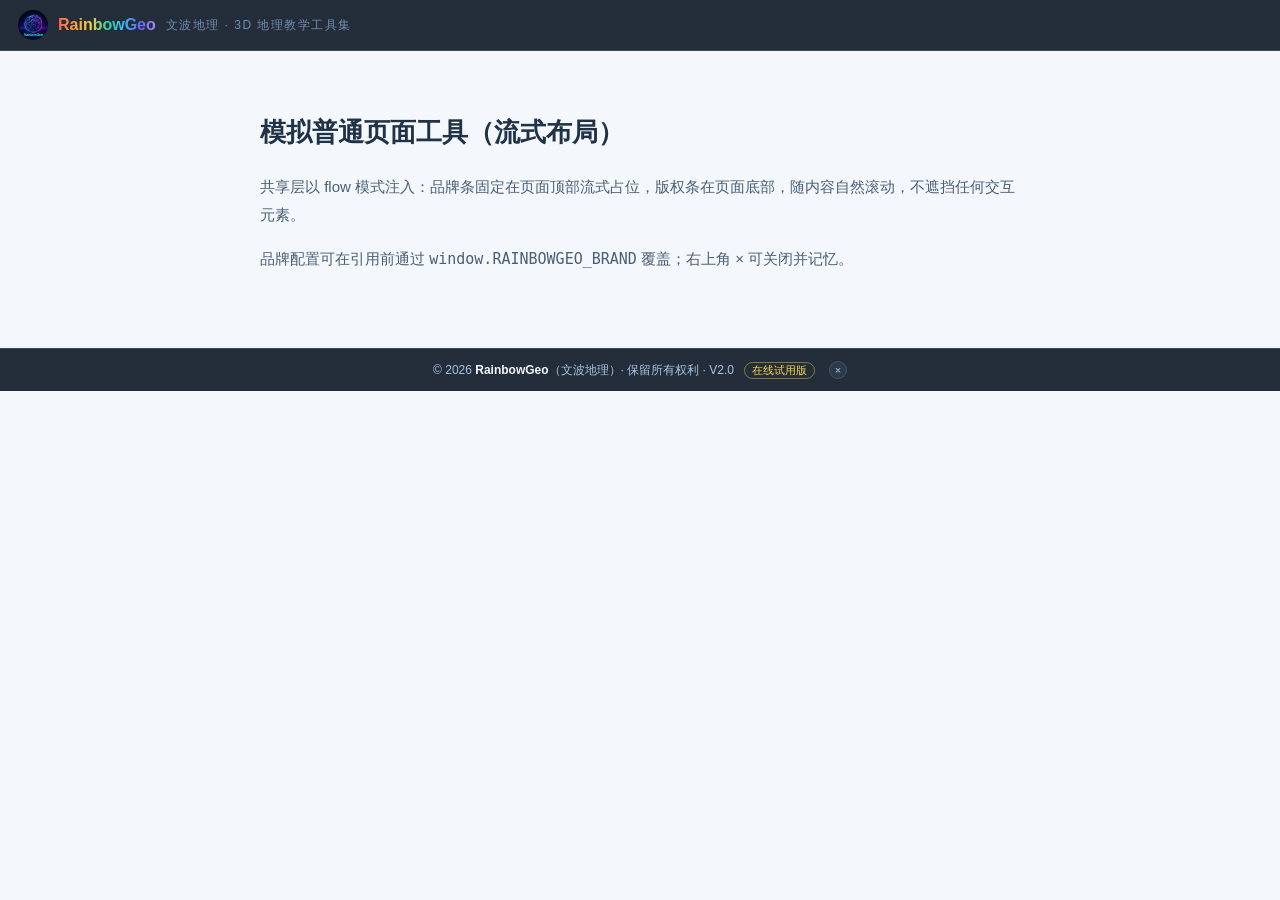
<file: tools/_demo/flow-demo.html>
<!DOCTYPE html>
<html lang="zh-CN">
<head>
<meta charset="UTF-8">
<meta name="viewport" content="width=device-width, initial-scale=1.0">
<title>共享层 Demo · flow 模式（模拟普通页面工具）</title>
<link rel="stylesheet" href="../../assets/css/app.css">
<style>
  /* 模拟工具页自身样式 */
  html, body { margin: 0; background: #f4f7fb; color: #1f3247; }
  .demo-body { max-width: 760px; margin: 0 auto; padding: 40px 24px 60px; font: 15px/1.9 -apple-system,"PingFang SC","Microsoft YaHei",sans-serif; }
  .demo-body h1 { font-size: 26px; margin-bottom: 10px; }
  .demo-body p { color: #4a5f76; }
</style>
</head>
<body>
<div class="demo-body">
  <h1>模拟普通页面工具（流式布局）</h1>
  <p>共享层以 flow 模式注入：品牌条固定在页面顶部流式占位，版权条在页面底部，随内容自然滚动，不遮挡任何交互元素。</p>
  <p>品牌配置可在引用前通过 <code>window.RAINBOWGEO_BRAND</code> 覆盖；右上角 × 可关闭并记忆。</p>
</div>
<script>
  // 工具页自定义示例：版本号自动读 window.APP_VERSION
  window.APP_VERSION = 'V2.0';
</script>
<script src="../../assets/js/boot.js" data-rg-mode="flow" defer></script>
</body>
</html>
</file>
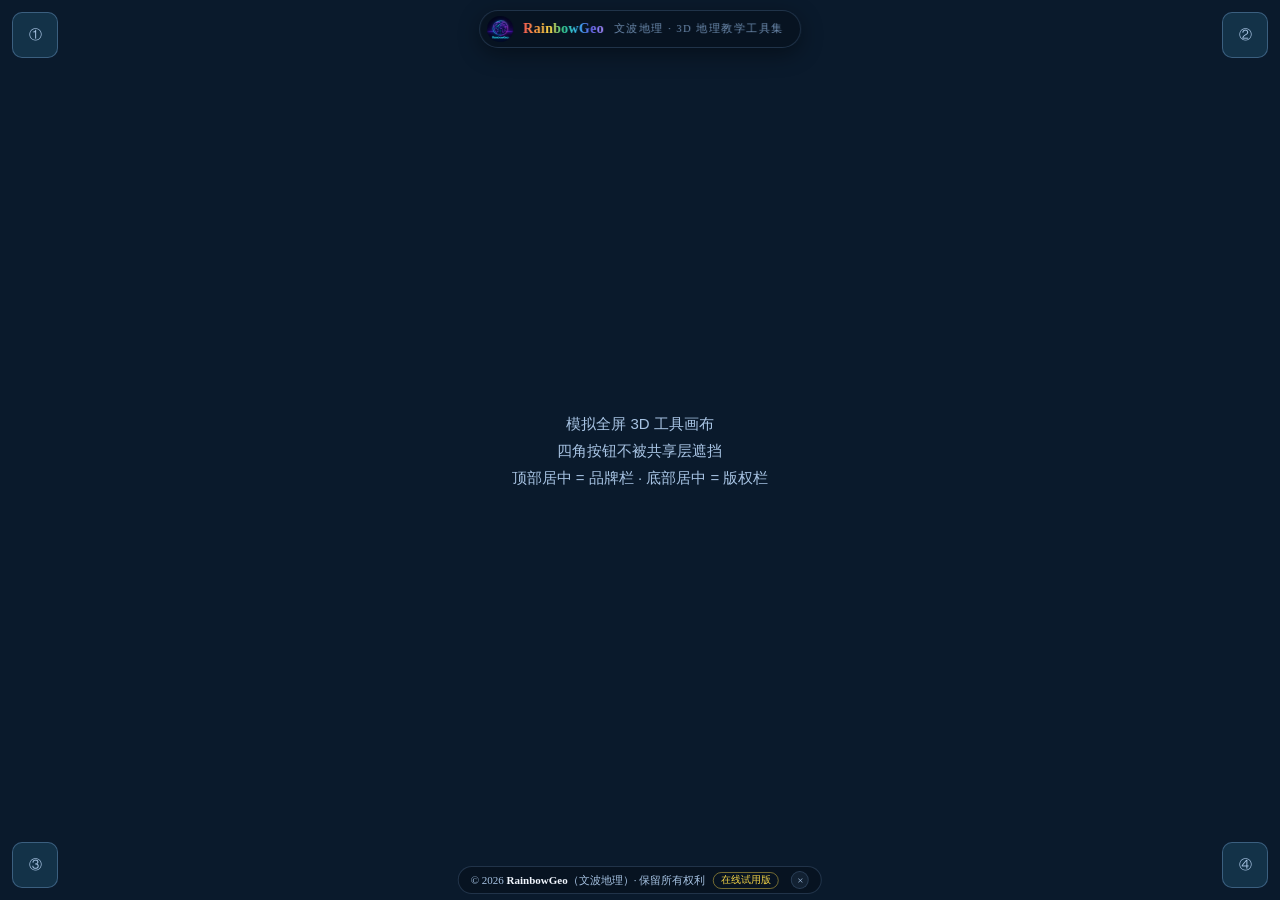
<file: tools/_demo/overlay-demo.html>
<!DOCTYPE html>
<html lang="zh-CN">
<head>
<meta charset="UTF-8">
<meta name="viewport" content="width=device-width, initial-scale=1.0">
<title>共享层 Demo · overlay 模式（模拟全屏 3D 工具）</title>
<link rel="stylesheet" href="../../assets/css/app.css">
<style>
  /* 模拟工具页自身样式（独立命名空间，与 rg- 互不干扰） */
  html, body { margin: 0; height: 100%; }
  .demo-stage { position: fixed; inset: 0; background: #0a1a2c; }
  .demo-stage .hint {
    position: absolute; inset: 0; display: flex; align-items: center; justify-content: center;
    color: #a8c4e4; font: 15px/1.8 -apple-system,"PingFang SC","Microsoft YaHei",sans-serif; text-align: center;
  }
  .demo-corner {
    position: absolute; width: 44px; height: 44px; border-radius: 10px;
    background: rgba(79,195,247,.14); border: 1px solid rgba(148,197,255,.3);
    color: #a8c4e4; font-size: 13px; display: flex; align-items: center; justify-content: center;
    user-select: none;
  }
  .tl { top: 12px; left: 12px; } .tr { top: 12px; right: 12px; }
  .bl { bottom: 12px; left: 12px; } .br { bottom: 12px; right: 12px; }
</style>
</head>
<body>
<div class="demo-stage">
  <div class="demo-corner tl">①</div>
  <div class="demo-corner tr">②</div>
  <div class="demo-corner bl">③</div>
  <div class="demo-corner br">④</div>
  <div class="hint">模拟全屏 3D 工具画布<br>四角按钮不被共享层遮挡<br>顶部居中 = 品牌栏 · 底部居中 = 版权栏</div>
</div>
<script src="../../assets/js/boot.js" data-rg-mode="overlay" defer></script>
</body>
</html>
</file>
<file: tools/china-map/css/style.css>
/* ===== 样式块 1（由原 index.html 内联样式拆分） ===== */
/* ================= 主题 tokens ================= */
body[data-theme="dusk"]{
  --bg1:#101f30; --bg2:#0a1622; --ocean:#132435; --ocean2:#0f1f2f;
  --ink:#e3edf5; --muted:#8fa6ba; --card:rgba(28,48,66,.92); --line:rgba(227,237,245,.14);
  --accent:#d9a75c; --accent-d:#c28f43; --gold:#e6c27a;
  --c-hb:#4a6b8c; --c-db:#4c7d76; --c-hd:#54859f; --c-hz:#8a7153; --c-hn:#9a6f57; --c-xn:#74699a; --c-xb:#8f814f;
  --land-line:#1b3348; --prov-line:#86a3bd; --p1:#e85a8a; --p2:#3d8bd4; --shadow:0 12px 32px rgba(0,0,0,.4); --shadow-sm:0 3px 12px rgba(0,0,0,.35); --card-2:rgba(227,237,245,.08);
}
body[data-theme="spring"]{
  --bg1:#f0f6ef; --bg2:#ddeade; --ocean:#d2e6d8; --ocean2:#c1dccd;
  --ink:#2c4638; --muted:#6b8476; --card:rgba(255,255,255,.86); --line:rgba(44,70,56,.13);
  --accent:#d96a5f; --accent-d:#c25448; --gold:#b08d3e;
  --c-hb:#5f8f9e; --c-db:#5f9e7d; --c-hd:#6fa8b0; --c-hz:#a09255; --c-hn:#c0805f; --c-xn:#8b86b0; --c-xb:#a49a52;
  --land-line:#ffffff; --prov-line:#2c4638; --shadow:0 10px 28px rgba(44,70,56,.14); --shadow-sm:0 3px 10px rgba(44,70,56,.11); --card-2:rgba(44,70,56,.06);
}

/* ================= 基础 ================= */
*{box-sizing:border-box;-webkit-tap-highlight-color:transparent}
html,body{height:100%}
body{
  --font-serif:"Noto Serif SC","Songti SC","SimSun",serif;
  --font-sans:"Noto Sans SC","PingFang SC","Microsoft YaHei",system-ui,sans-serif;
  margin:0;overflow:hidden;font-family:var(--font-sans);
  color:var(--ink);background:linear-gradient(165deg,var(--bg1),var(--bg2));
  -webkit-font-smoothing:antialiased;
}
button{font-family:inherit;color:inherit;background:none;border:none;cursor:pointer;padding:0}
:focus-visible{outline:2px solid var(--accent);outline-offset:2px;border-radius:6px}
.hidden{display:none!important}
.num{font-variant-numeric:tabular-nums}

#app{height:100dvh;display:flex;flex-direction:column;position:relative}
main{flex:1;min-height:0;position:relative}

.brand-mini{
  position:fixed;top:14px;left:14px;z-index:60;
  font-size:14px;font-weight:800;letter-spacing:.04em;padding:0;border:none;background:none;box-shadow:none;
  background:linear-gradient(120deg,#e8a35c,#d96a5f,#7c6db1);
  -webkit-background-clip:text;background-clip:text;color:transparent;
  cursor:pointer;transition:transform .15s,opacity .15s;
}
.brand-mini:hover{transform:translateY(-1px);opacity:.85}
.brand-mini:active{transform:scale(.95)}
/* 右上角悬浮按钮组 */
.top-actions{position:fixed;top:12px;right:12px;z-index:60;display:flex;gap:8px;align-items:center}
.icon-btn{
  width:44px;height:44px;border-radius:50%;border:1px solid var(--line);background:var(--card);
  display:grid;place-items:center;transition:transform .15s,box-shadow .15s,background .15s;
  box-shadow:0 4px 14px color-mix(in srgb,var(--ink) 16%,transparent);
}
.icon-btn:hover{transform:translateY(-1px);box-shadow:0 6px 18px color-mix(in srgb,var(--ink) 20%,transparent)}
.icon-btn:active{transform:scale(.92)}
.icon-btn svg{width:20px;height:20px;stroke:var(--ink);fill:none;stroke-width:1.8;stroke-linecap:round;stroke-linejoin:round}
.icon-btn.sound-off svg{opacity:.45}

/* ================= 视图容器 ================= */
.view{position:absolute;inset:0;display:flex;flex-direction:column;overflow:hidden}
.view.hidden{display:none}
.home-scroll{flex:1;overflow-y:auto;overscroll-behavior:contain;padding:6px 16px 26px;scrollbar-width:none}
.home-scroll::-webkit-scrollbar{display:none}

/* ================= 首页 Hero ================= */
.hero{text-align:center;padding:24px 14px 8px;max-width:860px;margin:0 auto}
.hero h1{
  margin:14px 0 6px;font-family:var(--font-serif);font-weight:900;
  font-size:clamp(34px,9vw,52px);letter-spacing:.08em;color:var(--ink);
}
.hero h1 .dot{color:var(--accent)}
.hero .sub{color:var(--muted);font-size:13px;line-height:1.7;max-width:340px;margin:8px auto 0}
.hero .deco{width:38px;height:3px;border-radius:99px;background:linear-gradient(90deg,var(--accent),transparent);margin:14px auto 0}

/* ================= 模式卡片 ================= */
.mode-grid{display:flex;flex-wrap:wrap;justify-content:center;gap:14px;padding:16px 0 4px;max-width:960px;margin:0 auto}
.grid-divider{flex:0 0 100%;display:flex;align-items:center;gap:14px;margin:10px 0 2px;color:var(--muted);font-size:12px;letter-spacing:.18em;font-weight:600}
.grid-divider::before,.grid-divider::after{content:'';flex:1;height:1px;background:var(--line)}
.mode-card.square{
  width:min(30%,272px);flex:0 0 auto;aspect-ratio:1;
  align-items:center;justify-content:center;text-align:center;gap:7px;padding:14px;min-height:0;
  border-radius:22px;
}
.mode-card.square .micon{width:52px;height:52px;border-radius:16px;flex:0 0 auto}
.mode-card.square .micon svg{width:27px;height:27px}
.mode-card.square h3{font-size:17px;margin:2px 0 0}
.mode-card.square p{font-size:12px;max-width:230px;line-height:1.5;margin:0;flex:0 0 auto}
.mode-card.hot{
  background:linear-gradient(160deg,color-mix(in srgb,var(--card) 94%,var(--accent) 6%),var(--card));
  border:1px solid color-mix(in srgb,var(--accent) 38%,var(--line));
  box-shadow:0 8px 22px color-mix(in srgb,var(--accent) 14%,transparent);
}
.mode-card.hot:hover{box-shadow:0 14px 32px color-mix(in srgb,var(--accent) 22%,transparent)}
.mode-card{
  position:relative;text-align:left;border:1px solid var(--line);border-radius:20px;background:var(--card);
  padding:14px 14px 13px;box-shadow:var(--shadow-sm);transition:transform .22s ease,box-shadow .22s ease,border-color .22s;
  display:flex;flex-direction:column;gap:8px;min-height:138px;cursor:pointer;
}
.mode-card:hover{transform:translateY(-4px);box-shadow:0 10px 26px color-mix(in srgb,var(--ink) 10%,transparent);border-color:color-mix(in srgb,var(--ink) 18%,var(--line))}
.mode-card:active{transform:scale(.98)}
.mode-card .micon{
  width:42px;height:42px;border-radius:13px;display:grid;place-items:center;
}
.mode-card .micon{transition:transform .22s ease}
.mode-card:hover .micon{transform:scale(1.08)}
.mode-card .micon svg{width:22px;height:22px;stroke-width:1.7;stroke-linecap:round;stroke-linejoin:round;fill:none}
.mode-card h3{margin:0;font-size:15.5px;font-weight:700;letter-spacing:.02em}
.mode-card p{margin:0;font-size:12px;color:var(--muted);line-height:1.55;flex:1}
.m0 .micon{background:#e8f0f9;color:#3f6d9c} .m0 .micon svg{stroke:currentColor}
.m1 .micon{background:#fdeeee;color:#c24a3f} .m1 .micon svg{stroke:currentColor}
.m2 .micon{background:#fdf3e4;color:#b3863a} .m2 .micon svg{stroke:currentColor}
.m3 .micon{background:#f0eefb;color:#7c6db1} .m3 .micon svg{stroke:currentColor}
.m4 .micon{background:#e6f4ec;color:#3a8a5c} .m4 .micon svg{stroke:currentColor}
body[data-theme="dusk"] .mode-card .micon{background:rgba(255,255,255,.07)}

.home-extras{display:flex;gap:10px;justify-content:center;padding:14px 0 8px;flex-wrap:wrap}
/* 准备门：打乱 / 开始 */
.rd-btn{
  display:inline-flex;align-items:center;gap:6px;font-size:13px;font-weight:700;letter-spacing:.04em;
  border:1px solid var(--line);border-radius:999px;padding:7px 16px;background:var(--card);color:var(--ink);
  box-shadow:var(--shadow-sm);cursor:pointer;transition:transform .15s,box-shadow .15s;
}
.rd-btn:hover{transform:translateY(-1px)}
.rd-btn:active{transform:scale(.94)}
.rd-btn.go{background:var(--accent);border-color:var(--accent);color:#fff}
.side-grid .empty-hint{grid-column:1/-1;text-align:center;color:var(--muted);font-size:12px;padding:18px 6px}
.ghost-btn{
  border:1px solid var(--line);background:var(--card);border-radius:13px;padding:11px 18px;
  font-size:13px;font-weight:500;display:inline-flex;align-items:center;gap:7px;box-shadow:var(--shadow-sm);
  transition:transform .14s;
}
.ghost-btn:active{transform:scale(.96)}
.ghost-btn svg{width:16px;height:16px;stroke:currentColor;fill:none;stroke-width:1.8;stroke-linecap:round;stroke-linejoin:round}

/* 答对动效：页面四周半透明渐变绿光，闪烁 2 次 */
.ok-flash{position:fixed;inset:0;pointer-events:none;z-index:80;
  background:radial-gradient(ellipse at center,transparent 52%,rgba(76,175,109,.32) 100%);
  opacity:0;animation:okFlash .55s ease 2}
@keyframes okFlash{0%{opacity:0}30%{opacity:1}55%{opacity:.55}80%{opacity:.75}100%{opacity:0}}
@media (prefers-reduced-motion:reduce){.ok-flash{display:none}}

/* ================= 游戏视图 ================= */
#gameView{background:transparent}
.hud-score::before{content:'得分：';font-family:var(--font-sans);font-size:13px;font-weight:600;color:var(--muted);margin-right:3px;letter-spacing:.02em}
.hud-score::after{content:'分';font-family:var(--font-sans);font-size:13px;font-weight:600;color:var(--muted);margin-left:2px;letter-spacing:.02em}
.hud-score{
  font-family:var(--font-serif);font-weight:700;font-size:20px;color:var(--accent);font-variant-numeric:tabular-nums;
  background:var(--bg2);border:1px solid var(--line);border-radius:999px;padding:2px 14px;box-shadow:var(--shadow-sm);
}
.hud-timer{position:relative;width:38px;height:38px;flex:0 0 auto}
.hud-timer svg{width:38px;height:38px;transform:rotate(-90deg)}
.hud-timer .ring-bg{stroke:var(--line);fill:none;stroke-width:3.5}
.hud-timer .ring{stroke:var(--accent);fill:none;stroke-width:3.5;stroke-linecap:round;stroke-dasharray:100;stroke-dashoffset:0;transition:stroke-dashoffset .3s linear}
.hud-timer b{position:absolute;inset:0;display:grid;place-items:center;font-size:13px;font-weight:700;font-variant-numeric:tabular-nums}
.hud-combo{
  font-size:11px;font-weight:800;color:#fff;background:var(--accent);border-radius:999px;
  padding:2px 9px;box-shadow:var(--shadow-sm);transition:transform .15s;flex:0 0 auto;
}
.hud-combo.bump{transform:scale(1.25)}
/* 左下角浮动：返回 + 重新开始 */
.hud-float{position:fixed;left:14px;bottom:20px;z-index:40;display:flex;flex-direction:column;gap:8px}

.lives{display:flex;justify-content:center;gap:7px;padding:8px 0 4px;position:relative;z-index:20}
.heart{width:20px;height:20px;color:var(--accent);transition:transform .18s}
.heart svg{width:100%;height:100%;fill:currentColor}
.heart.lost{color:var(--line);transform:scale(.82)}

/* 提问条（顶部中间信息） */
.question-bar{
  display:grid;grid-template-columns:auto minmax(0,1fr) auto;align-items:center;gap:10px;
  margin:0 12px 6px;padding:7px 12px;
  background:var(--card);border:1px solid var(--line);border-radius:15px;box-shadow:var(--shadow-sm);
  position:relative;z-index:20;text-align:center;
}
.qb-mode{
  font-family:var(--font-serif);font-weight:700;font-size:14px;color:var(--accent);letter-spacing:.05em;
  white-space:nowrap;padding:2px 12px 2px 4px;border-right:1px solid var(--line);justify-self:start;
}
.question-bar.duel{display:flex;align-items:center;gap:14px;padding:7px 14px}
.question-bar.duel .qb-players{display:contents}
.question-bar.duel #qbP1{order:1}
.question-bar.duel .qb-mode{order:2;flex:1;text-align:center;border-right:none;border-left:1px solid var(--line);padding:2px 16px}
.question-bar.duel #qbP2{order:3}
.question-bar.duel .q-main{display:none}
.question-bar.duel .q-side{display:none}
.qb-player,.qb-cell{display:flex;align-items:center;justify-content:center}
.qb-player{display:flex;align-items:center;gap:8px;padding:4px 8px;border-radius:13px;background:transparent;border:none;box-shadow:none;white-space:nowrap}
.qb-cell{display:flex;align-items:center;justify-content:center;gap:6px;padding:5px 12px;border-radius:10px;background:var(--card-2);border:1px solid var(--line);box-shadow:var(--shadow-sm)}
.qb-cell b{font-size:13px;color:var(--ink);font-weight:700}
.qb-cell.qb-time i{font-style:normal;font-size:16px;font-weight:800;font-variant-numeric:tabular-nums;color:var(--accent);min-width:48px;letter-spacing:.02em}
.qb-cell.qb-score i{font-style:normal;font-size:15px;font-weight:800;color:#4caf6d;min-width:24px;text-align:center}
.qb-cell.qb-score i::after{content:'分';font-size:11px;font-weight:600;color:var(--muted);margin-left:2px}
#qbP1S.progress::after,#qbP2S.progress::after{content:none}
.qb-player#qbP1 b,.qb-player#qbP1 .qb-time i,.qb-player#qbP1 .qb-score i{color:var(--p1)}
.qb-player#qbP2 b,.qb-player#qbP2 .qb-time i,.qb-player#qbP2 .qb-score i{color:var(--p2)}
.qb-player#qbP1{background:rgba(232,90,138,.13);border:1px solid rgba(232,90,138,.4);border-radius:999px}
.qb-player#qbP2{background:rgba(61,139,212,.13);border:1px solid rgba(61,139,212,.4);border-radius:999px}
.duel-p#duelP1{background:rgba(232,90,138,.1);border:1px solid rgba(232,90,138,.35);border-radius:12px}
.duel-p#duelP2{background:rgba(61,139,212,.1);border:1px solid rgba(61,139,212,.35);border-radius:12px}
.ready-dock{position:fixed;left:50%;bottom:16px;transform:translateX(-50%);display:flex;align-items:center;gap:10px;padding:8px 12px;border-radius:14px;background:var(--card-2);border:1px solid var(--line);box-shadow:var(--shadow);z-index:60}
.outline-stage{flex:1;min-height:0;display:flex;flex-direction:column;align-items:center;justify-content:center;gap:14px;padding:8px 16px}
.ol-qbig{font-family:var(--font-serif);font-size:30px;font-weight:800;letter-spacing:.04em;color:var(--ink)}
.outline-body{display:flex;align-items:center;justify-content:center;gap:26px;flex:1;min-height:0;width:100%;padding-top:26px}
.outline-frame{width:min(44vh,40vw,400px);aspect-ratio:1;flex:0 0 auto;border-radius:18px;background:var(--card);border:1px solid var(--line);box-shadow:var(--shadow-sm);display:flex;align-items:center;justify-content:center;padding:18px}
.outline-stage.duel{position:relative}
.outline-stage.duel::before{content:'';position:fixed;left:50%;top:64px;bottom:12px;width:1px;background:var(--line);z-index:0}
.outline-stage.duel .outline-frame{width:min(58vh,52vw,540px);position:relative;z-index:2;background:var(--card)}
.outline-stage.duel #olGroupL{position:fixed;left:16vw;bottom:36px;width:min(30vw,360px);display:grid;grid-template-columns:1fr 1fr;gap:10px;z-index:1}
.outline-stage.duel #olGroupR{position:fixed;right:16vw;bottom:36px;width:min(30vw,360px);display:grid;grid-template-columns:1fr 1fr;gap:10px;z-index:1}
.outline-frame svg{width:100%;height:100%}
.outline-prov{fill:var(--card-2);stroke:var(--prov-line);stroke-width:2.4;stroke-linejoin:round;transition:fill .25s}
.outline-body.ok .outline-prov{fill:#4caf6d;stroke:#2e7d47}
.outline-body.bad .outline-prov{fill:#e2605c;stroke:#a03328}
.opt-group{display:none}
.opt-group.solo{display:grid;grid-template-columns:repeat(2,minmax(150px,210px));gap:12px;width:min(92vw,460px)}
.opt-group.side{display:flex;flex-direction:column;gap:12px;width:min(30vw,210px)}
.opt-group .opt{display:flex;align-items:center;gap:10px;padding:13px 14px;border-radius:12px;background:var(--card);border:1px solid var(--line);box-shadow:var(--shadow-sm);font-size:16px;font-weight:600;color:var(--ink);transition:transform .12s,background .2s,border-color .2s;text-align:left}
.opt-group .opt .ol-letter{flex:0 0 auto;width:26px;height:26px;border-radius:8px;background:var(--card-2);display:flex;align-items:center;justify-content:center;font-size:14px;font-weight:800;color:var(--accent)}
#olGroupL .opt{border-color:rgba(232,90,138,.45)}
#olGroupL .opt .ol-letter{background:rgba(232,90,138,.16);color:var(--p1)}
#olGroupR .opt{border-color:rgba(61,139,212,.45)}
#olGroupR .opt .ol-letter{background:rgba(61,139,212,.16);color:var(--p2)}
.opt-group .opt:hover{transform:translateY(-2px)}
.opt-group .opt.right{background:#4caf6d;border-color:#2e7d47;color:#fff}
.opt-group .opt.right .ol-letter{background:rgba(255,255,255,.25);color:#fff}
.opt-group .opt.wrong{background:#e2605c;border-color:#a03328;color:#fff}
.opt-group .opt.wrong .ol-letter{background:rgba(255,255,255,.25);color:#fff}
.opt-group .opt.dim{opacity:.45}
.q-main{display:flex;align-items:baseline;gap:8px;min-width:0;justify-self:center}
.q-side{display:flex;align-items:center;gap:8px;justify-self:end;min-width:0}
.q-tag{font-size:12px;font-weight:700;color:var(--accent);background:var(--bg2);border:1px solid var(--line);border-radius:999px;padding:2px 10px;letter-spacing:.05em;flex:0 0 auto}
#qText{font-family:var(--font-serif);font-size:26px;font-weight:800;letter-spacing:.02em;white-space:nowrap;overflow:hidden;text-overflow:ellipsis;max-width:44vw}
.q-hints{display:flex;gap:6px;justify-content:center;flex:1 1 auto;min-width:0;overflow:hidden}
.q-chip{
  font-size:12px;font-weight:600;color:var(--accent);background:var(--bg2);border:1px solid var(--line);
  border-radius:999px;padding:2px 9px;white-space:nowrap;
}
.q-chip.warm{color:var(--gold)}
.q-actions{display:flex;align-items:center;gap:8px;margin-left:auto}
.q-btn{
  font-size:12px;font-weight:600;color:var(--accent);border:1px solid var(--accent);
  border-radius:10px;padding:6px 13px;transition:background .15s,color .15s;
}
.q-btn:hover{background:var(--accent);color:#fff}
.q-btn:disabled{opacity:.4;cursor:default}
.q-progress{font-size:12px;color:var(--muted);font-variant-numeric:tabular-nums}

/* ================= 拼图舞台 ================= */
.puzzle-stage{
  display:grid;grid-template-columns:minmax(0,1fr) minmax(250px,330px);grid-template-rows:minmax(0,1fr);
  gap:10px;align-items:stretch;min-height:0;flex:1;padding:0 12px 8px;
}
.puzzle-stage.full{grid-template-columns:minmax(0,1fr)}
.puzzle-stage.has-sides{grid-template-columns:minmax(190px,270px) minmax(0,1fr) minmax(190px,270px)}
.puzzle-stage.has-minis{grid-template-columns:repeat(2,minmax(0,1fr))}
.side-panel{
  min-width:0;background:var(--card);border:1px solid var(--line);border-radius:16px;
  box-shadow:var(--shadow-sm);display:flex;flex-direction:column;padding:10px;overflow:hidden;
}
.side-head{display:flex;align-items:center;justify-content:space-between;padding:2px 3px 9px;font-size:12.5px;color:var(--muted);letter-spacing:.05em;flex:0 0 auto}
.side-head b{color:var(--accent);font-weight:700}
.side-grid{display:grid;grid-template-columns:1fr 1fr;gap:9px;overflow-y:auto;align-content:start;min-height:0;padding-right:1px;scrollbar-width:none}
.puzzle-stage.has-sides .side-grid{grid-template-columns:1fr}
.puzzle-stage.has-sides .p-svg{height:150px;width:100%;max-height:none}
.puzzle-stage.has-minis .side-grid{grid-template-columns:repeat(3,1fr)}
.puzzle-stage.has-minis .p-svg{height:130px;width:100%;max-height:none}
.side-grid::-webkit-scrollbar{display:none}
.side-grid .piece{width:auto;flex:0 0 auto}
.piece{
  background:var(--bg2);border:1px solid var(--line);border-radius:13px;
  padding:7px 4px 6px;display:flex;flex-direction:column;align-items:center;gap:3px;cursor:grab;
  touch-action:none;transition:transform .14s,box-shadow .14s,opacity .2s;
}
.piece:active{transform:scale(.95)}
.piece .p-svg{width:100%;height:auto;display:block;max-height:96px}
.piece .p-name{font-size:13.5px;font-weight:600;color:var(--ink);letter-spacing:.03em}
.piece.placed{opacity:.22;pointer-events:none;filter:grayscale(.6)}
.piece.race-hit{animation:raceHit .5s ease}
@keyframes raceHit{0%{transform:scale(1.12);box-shadow:0 0 0 4px var(--accent)}100%{transform:scale(1)}}
.piece.hint-flash{animation:hintFlash .8s ease 2}
@keyframes hintFlash{0%,100%{box-shadow:0 0 0 0 var(--accent)}50%{box-shadow:0 0 0 5px rgba(194,74,63,.35)}}

/* 异图竞赛：左右迷你地图 */
.mini-col{min-width:0;display:flex;flex-direction:column;gap:8px;overflow:hidden}
.mini-map{
  position:relative;flex:1 1 auto;min-height:0;border:1px solid var(--line);border-radius:16px;overflow:hidden;
  box-shadow:var(--shadow);background:var(--ocean);
}
.mini-map svg{width:100%;height:100%;display:block}
.mini-map .m-label{position:absolute;left:10px;top:8px;font-size:11px;letter-spacing:.08em;color:var(--muted);background:var(--card);border-radius:999px;padding:2px 9px;box-shadow:var(--shadow-sm);z-index:2}
.mini-map .m-zoom{position:absolute;right:8px;top:8px;display:flex;flex-direction:column;gap:4px;z-index:2}
.mini-map .m-zoom button{width:26px;height:26px;border-radius:9px;background:var(--card);border:1px solid var(--line);color:var(--accent);font-size:15px;font-weight:700;line-height:1;cursor:pointer;box-shadow:var(--shadow-sm)}
.mini-map .m-zoom button:active{transform:scale(.92)}
.mini-map svg{cursor:grab;touch-action:none}
.mini-map svg.dragging{cursor:grabbing}
.mini-map .prov{stroke:var(--prov-line);stroke-width:1.4;stroke-opacity:.7;transition:fill .18s}
.mini-map .prov.m-off{stroke-opacity:.26}
.mini-map .island{stroke:var(--prov-line);stroke-width:1.1;stroke-opacity:.7}
.mini-map .prov.placed{stroke:#1f7a3d;stroke-width:2.2;stroke-opacity:1;filter:drop-shadow(0 0 2px rgba(0,0,0,.2))}
.mini-map .jd{stroke:var(--prov-line);stroke-width:1.1;stroke-opacity:.4;fill:none;stroke-dasharray:5 4}
.mini-map .m-done{position:absolute;inset:0;display:flex;align-items:center;justify-content:center;background:rgba(255,255,255,.55);color:var(--accent);font-weight:800;font-size:26px;font-family:var(--font-serif);letter-spacing:.1em;opacity:0;pointer-events:none;transition:opacity .3s;z-index:2}
.mini-map.done .m-done{opacity:1}

/* ================= 地图 ================= */
.map-wrap{
  position:relative;flex:1;min-height:0;margin:0;border-radius:20px;overflow:hidden;
  border:1px solid var(--line);box-shadow:var(--shadow);background:var(--ocean);
}
#mapSvg{width:100%;height:100%;display:block;touch-action:none;cursor:grab}
#mapSvg.dragging{cursor:grabbing}
.map-vignette{position:absolute;inset:0;pointer-events:none;background:radial-gradient(120% 90% at 50% 20%,transparent 55%,rgba(15,40,66,.10) 100%);border-radius:20px}

/* 省份 */
.prov{stroke:var(--prov-line);stroke-width:1.4;stroke-opacity:.85;stroke-linejoin:round;transition:fill .18s,filter .15s;cursor:pointer}
.prov.hit{cursor:pointer;pointer-events:all}
.prov:hover{filter:brightness(1.1)}
.prov.dim{opacity:.4}
.prov.correct{animation:pulseGreen .8s ease}
.prov.wrong{animation:shake .45s ease}
.prov.reveal{animation:pulseAccent 1s ease 2}
.prov.lock{filter:none;animation:popIn .3s cubic-bezier(.22,1,.36,1)}
.ocean{pointer-events:none}
/* 拼图底座状态 */
.pz-easy .prov{opacity:.55}
.pz-normal .prov{opacity:.92}
.pz-blank .prov{fill:transparent;stroke:none}
.puzzle-stage .pz-blank .prov{stroke:none}
.puzzle-stage .pz-blank .prov.placed{stroke:#1f7a3d;stroke-width:2.4;stroke-opacity:1}
/* 拼图归位：底图层亮色轮廓（不再单独渲染彩色块） */
.prov.placed{stroke:#1f7a3d;stroke-width:2.4;opacity:1;filter:drop-shadow(0 0 2px rgba(0,0,0,.25))}
.pz-easy .prov.placed,.pz-normal .prov.placed{opacity:1}
.pz-blank .prov.placed{stroke-opacity:1}
/* 拼图舞台：增强轮廓线与背景对比度 */
.puzzle-stage .prov{stroke:var(--prov-line);stroke-width:1.6;stroke-opacity:.78}
.puzzle-stage .pz-easy .prov{opacity:.72}
.puzzle-stage .pz-normal .prov{opacity:.92}
.puzzle-stage .prov.placed{stroke:#1f7a3d;stroke-width:2.4;opacity:1;stroke-opacity:1}
.hud-score.bump{animation:scoreBump .25s ease}
@keyframes scoreBump{0%{transform:scale(1)}40%{transform:scale(1.16)}100%{transform:scale(1)}}
@keyframes pulseGreen{0%{filter:brightness(1.5) saturate(1.3)}100%{filter:none}}
@keyframes pulseAccent{0%{stroke:var(--accent);stroke-width:5}100%{stroke:var(--land-line);stroke-width:1.1}}
@keyframes shake{0%,100%{transform:translateX(0)}20%{transform:translateX(-5px)}40%{transform:translateX(5px)}60%{transform:translateX(-4px)}80%{transform:translateX(4px)}}
@keyframes popIn{0%{transform:scale(.5);opacity:.3}70%{transform:scale(1.08)}100%{transform:scale(1);opacity:1}}
.jd{stroke:var(--ink);stroke-width:1.4;stroke-dasharray:5 5;stroke-linecap:round;opacity:.55;fill:none;pointer-events:none}
.island{fill:transparent;stroke:var(--prov-line);stroke-width:1.3;stroke-opacity:.85;stroke-linejoin:round;pointer-events:none}

/* 地图标签（SVG 文本层，与底图同组变换） */
.lbl{fill:var(--ink);stroke:var(--card);stroke-linejoin:round;paint-order:stroke;font-weight:600;pointer-events:none;font-family:inherit}

/* 缩放控件 */
.zoom-ctl{position:absolute;right:10px;bottom:12px;display:flex;flex-direction:column;gap:6px;z-index:15}
.zoom-ctl button{
  width:40px;height:40px;border-radius:11px;background:var(--card);border:1px solid var(--line);
  font-size:17px;font-weight:700;color:var(--ink);box-shadow:var(--shadow-sm);display:grid;place-items:center;
}
.zoom-ctl button:active{transform:scale(.92)}
.zoom-ctl .zc-reset{font-size:15px}

/* 区域图例 */
#legend{position:absolute;left:64px;bottom:12px;display:flex;flex-wrap:wrap;gap:5px;max-width:52%;z-index:15;pointer-events:none}
.legend-chip{
  display:inline-flex;align-items:center;gap:4px;font-size:11px;color:var(--ink);
  background:var(--card);border:1px solid var(--line);border-radius:999px;padding:2px 7px;opacity:.92;
}
.legend-chip i{width:8px;height:8px;border-radius:50%;display:inline-block}

/* 地图内提示气泡 */
.map-toast{
  position:absolute;left:50%;top:12px;transform:translateX(-50%);background:var(--ink);color:var(--bg1);
  font-size:12px;border-radius:10px;padding:6px 14px;opacity:0;transition:opacity .25s;z-index:16;pointer-events:none;box-shadow:var(--shadow-sm);
}
.map-toast.show{opacity:1}

/* 信息卡（探索模式） */
.info-card{
  position:absolute;left:12px;right:12px;bottom:12px;z-index:18;background:var(--card);
  border:1px solid var(--line);border-radius:18px;padding:14px 16px;box-shadow:var(--shadow);
  animation:rise .26s cubic-bezier(.22,1,.36,1);
}
.info-card .ic-top{display:flex;align-items:center;gap:10px}
.info-card h3{margin:0;font-family:var(--font-serif);font-size:19px;font-weight:700;letter-spacing:.04em}
.info-card .ic-short{
  background:var(--accent);color:#fff;font-size:12px;font-weight:700;border-radius:8px;padding:2px 8px;
}
.info-card .ic-region{margin-left:auto;font-size:11px;color:var(--muted);letter-spacing:.1em}
.info-card .ic-stats{display:grid;grid-template-columns:repeat(3,1fr);gap:8px;margin-top:11px}
.ic-stat{background:var(--bg2);border-radius:11px;padding:7px 9px;text-align:center}
.ic-stat b{display:block;font-size:13px;font-weight:700;font-variant-numeric:tabular-nums}
.ic-stat span{font-size:12px;color:var(--muted)}
.info-card .ic-actions{display:flex;gap:8px;margin-top:11px}
.info-card .ic-actions button{flex:1;padding:8px 0;border-radius:11px;font-size:13px;font-weight:600}

/* 拖拽中的碎片 */
.drag-ghost{
  position:fixed;z-index:60;pointer-events:none;width:150px;height:110px;
  filter:drop-shadow(0 10px 18px rgba(0,0,0,.28));
}
.drag-ghost svg{width:100%;height:100%}

/* 对决条 */
.duel{display:flex;align-items:center;gap:8px;padding:0 12px 8px 64px;margin-top:8px;position:relative;z-index:20}
.duel-p{
  flex:1;display:flex;align-items:center;justify-content:center;gap:7px;font-size:13px;font-weight:600;
  background:var(--card);border:1px solid var(--line);border-radius:12px;padding:7px 0;transition:all .2s;
}
.duel-p .d-name{overflow:hidden;text-overflow:ellipsis;white-space:nowrap;max-width:45%}
.duel-p .d-score{font-family:var(--font-serif);font-weight:700;font-size:22px;color:var(--accent)}
.duel-p .d-score::after{content:'分';font-family:var(--font-sans);font-size:12px;font-weight:600;color:var(--muted);margin-left:3px}
#duelP1 .d-name,#duelP1 .d-score{color:var(--p1)}
#duelP2 .d-name,#duelP2 .d-score{color:var(--p2)}
.duel-p.active{animation:turnFlash .9s ease-in-out infinite}
#duelP1.active{box-shadow:0 0 0 2px var(--p1),0 0 14px rgba(232,90,138,.55)}
#duelP2.active{box-shadow:0 0 0 2px var(--p2),0 0 14px rgba(61,139,212,.55)}
@keyframes turnFlash{0%,100%{filter:brightness(1)}50%{filter:brightness(1.18)}}
.duel-p.active{box-shadow:0 0 0 2px var(--accent);background:var(--bg1)}
.duel-vs{font-family:var(--font-serif);font-weight:900;font-size:13px;color:var(--muted)}

/* ================= 弹层 ================= */
.overlay{position:absolute;inset:0;z-index:50;display:flex;align-items:flex-end;justify-content:center;background:rgba(16,28,42,.42)}
@media(min-width:760px){.overlay{align-items:center}}
.overlay .panel{
  width:100%;max-width:600px;max-height:86dvh;overflow-y:auto;overscroll-behavior:contain;
  background:var(--bg1);border-radius:22px 22px 0 0;padding:20px 18px 24px;position:relative;
  animation:rise .3s cubic-bezier(.22,1,.36,1);box-shadow:0 -10px 40px rgba(0,0,0,.18);
}
@media(min-width:760px){.overlay .panel{border-radius:22px;box-shadow:var(--shadow)}}
@keyframes rise{from{transform:translateY(28px);opacity:.4}to{transform:none;opacity:1}}
.panel h2{margin:0 0 4px;font-family:var(--font-serif);font-size:20px;font-weight:700;letter-spacing:.04em}
.panel .p-sub{color:var(--muted);font-size:12.5px;line-height:1.65;margin:0 0 14px}
.panel .close-x{position:absolute;top:14px;right:14px;width:34px;height:34px;border-radius:11px;border:1px solid var(--line);background:var(--card);display:grid;place-items:center;font-size:15px;color:var(--muted)}
.panel .close-x svg{width:16px;height:16px;stroke:currentColor;fill:none;stroke-width:2;stroke-linecap:round}

/* 设置 */
.set-group{margin-bottom:16px}
.set-label{display:flex;align-items:center;justify-content:space-between;font-size:13px;font-weight:600;margin-bottom:7px;color:var(--ink)}
.set-label small{font-weight:400;color:var(--muted);font-size:11px}
.chip-row{display:flex;flex-wrap:wrap;gap:7px}
.chip{
  border:1px solid var(--line);background:var(--card);color:var(--ink);border-radius:999px;
  padding:7px 13px;font-size:12.5px;font-weight:500;transition:all .14s;
}
.chip:active{transform:scale(.95)}
.chip.on{background:linear-gradient(120deg,var(--accent),var(--accent-d));color:#fff;border-color:transparent;font-weight:700;box-shadow:0 3px 10px color-mix(in srgb,var(--accent) 30%,transparent)}
body[data-theme="dusk"] .chip.on{color:var(--bg2)}
.set-sep{height:1px;background:var(--line);margin:14px 0}
.switch-row{display:flex;align-items:center;justify-content:space-between;padding:9px 0;font-size:13.5px;font-weight:500}
.switch{width:46px;height:27px;border-radius:999px;background:var(--line);position:relative;transition:background .18s;flex:0 0 auto}
.switch::after{content:"";position:absolute;top:3px;left:3px;width:21px;height:21px;border-radius:50%;background:#fff;transition:left .18s;box-shadow:0 1px 3px rgba(0,0,0,.25)}
.switch.on{background:var(--accent)}
.switch.on::after{left:22px}

/* 品牌信息弹窗 */
.about-brand{display:flex;flex-direction:column;align-items:center;text-align:center;padding:8px 6px 2px;gap:6px}
.about-brand .ab-logo{
  font-family:var(--font-serif);font-weight:900;font-size:30px;letter-spacing:.03em;
  background:linear-gradient(120deg,#e8a35c,#d96a5f,#7c6db1);-webkit-background-clip:text;background-clip:text;color:transparent;
}
.about-brand .ab-sub{font-size:13px;color:var(--muted);letter-spacing:.08em}
.about-brand .ab-ver{
  font-size:12px;font-weight:600;color:var(--accent);border:1px solid var(--line);border-radius:999px;
  padding:4px 14px;background:var(--card);margin-top:6px;
}
.about-brand .ab-copy{font-size:12px;color:var(--muted);margin-top:8px}
.about-brand .ab-mail{
  font-size:13px;font-weight:600;color:var(--ink);background:var(--bg2);border-radius:10px;
  padding:8px 16px;margin:4px 0 12px;word-break:break-all;
}
.ab-legal{margin-top:8px;font-size:11px;line-height:1.6;color:var(--muted);letter-spacing:.02em;max-width:280px}

/* 模式启动页 */
.start-hero{display:flex;align-items:center;gap:14px;margin-bottom:14px}
.start-hero .micon{width:52px;height:52px;border-radius:16px;display:grid;place-items:center;flex:0 0 auto}
.start-hero .micon svg{width:26px;height:26px;stroke:currentColor;fill:none;stroke-width:1.7;stroke-linecap:round;stroke-linejoin:round}
.sum-chips{display:flex;flex-wrap:wrap;gap:0;margin:2px 0 14px;align-items:center}
.sum-chips .chip{font-size:11px;font-weight:400;padding:2px 4px;background:transparent;border:none;color:var(--muted);cursor:default;box-shadow:none;border-radius:0}
.sum-chips .chip:not(:last-child)::after{content:'·';margin:0 8px;color:var(--line)}
.name-input{
  width:100%;border:1px solid var(--line);background:var(--card);border-radius:12px;padding:10px 13px;
  font-size:14px;color:var(--ink);margin-bottom:10px;
}
.name-input:focus{outline:2px solid var(--accent);outline-offset:0;border-color:transparent}
.btn-row{display:flex;gap:10px}
.btn-row button{flex:1;padding:12px 0;border-radius:14px;font-size:15px;font-weight:600;transition:transform .14s}
.btn-row button:active{transform:scale(.97)}
.btn-primary{background:linear-gradient(120deg,var(--accent),var(--accent-d));color:#fff;box-shadow:0 6px 18px color-mix(in srgb,var(--accent) 32%,transparent);border:1px solid transparent}
.btn-primary:disabled{opacity:.5}
.btn-ghost{background:var(--card);border:1px solid var(--line)}

/* 结果弹窗 */
.result{text-align:center;padding-top:8px}
.result .r-label{font-size:12px;letter-spacing:.22em;color:var(--muted)}
.result .r-score::after{content:'分';font-family:var(--font-sans);font-size:18px;font-weight:600;color:var(--muted);margin-left:8px;vertical-align:middle}
.result .r-score{
  font-family:var(--font-serif);font-weight:900;font-size:clamp(46px,14vw,66px);line-height:1.15;
  color:var(--accent);margin:2px 0 4px;font-variant-numeric:tabular-nums;
}
.r-grid{display:grid;grid-template-columns:repeat(4,1fr);gap:8px;margin:4px 0 16px}
.r-cell{background:var(--card);border:1px solid var(--line);border-radius:12px;padding:9px 4px}
.r-cell b{display:block;font-size:15px;font-weight:700;font-variant-numeric:tabular-nums}
.r-cell span{font-size:12px;color:var(--muted)}
.duel-result{display:flex;gap:10px;margin-bottom:14px}
.duel-result .dr-p{flex:1;background:var(--card);border:1px solid var(--line);border-radius:14px;padding:12px 8px}
.duel-result .dr-p.win{border-color:var(--gold);box-shadow:0 0 0 2px rgba(179,134,58,.35)}
.duel-result .dr-p .nm{font-size:12px;color:var(--muted);margin-bottom:3px;overflow:hidden;text-overflow:ellipsis;white-space:nowrap}
.duel-result .dr-p .sc{font-family:var(--font-serif);font-size:24px;font-weight:800;color:var(--ink);font-variant-numeric:tabular-nums}
.duel-result .dr-p.win .sc{color:var(--gold)}
.duel-result .dr-p .tag{font-size:10px;color:var(--accent);font-weight:700;letter-spacing:.1em;margin-top:2px;min-height:14px}

.ach-item{display:flex;gap:11px;align-items:flex-start;padding:11px 6px;border-bottom:1px solid var(--line)}
.ach-item:last-child{border-bottom:none}
.ach-item .a-icon{width:36px;height:36px;border-radius:11px;flex:0 0 auto;display:grid;place-items:center;background:var(--bg2);color:var(--muted)}
.ach-item .a-icon svg{width:19px;height:19px;fill:none;stroke:currentColor;stroke-width:1.7;stroke-linecap:round;stroke-linejoin:round}
.ach-item.on .a-icon{background:linear-gradient(135deg,#f3d27a,#c9962e);color:#6b4d0a}
.ach-item .a-t{font-weight:600;font-size:13.5px;display:flex;gap:6px;align-items:center}
.ach-item .a-d{font-size:12px;color:var(--muted);line-height:1.5;margin-top:2px}
.ach-item .a-new{font-size:10px;font-weight:800;color:#fff;background:var(--accent);border-radius:999px;padding:1px 7px}

/* Toast */
#toast{
  position:fixed;left:50%;top:calc(56px + 10px);transform:translateX(-50%) translateY(-8px);z-index:80;
  background:var(--ink);color:var(--bg1);font-size:13px;font-weight:600;border-radius:12px;padding:9px 18px;
  opacity:0;pointer-events:none;transition:opacity .22s,transform .22s;box-shadow:var(--shadow);max-width:82vw;text-align:center;
}
#toast.show{opacity:1;transform:translateX(-50%) translateY(0)}
#toast.ach{background:linear-gradient(135deg,#c9962e,#a8711f);color:#fff}

/* iOS 静音提示 */
.ios-tip{position:fixed;left:50%;bottom:18px;transform:translateX(-50%);z-index:70;font-size:11px;color:var(--muted);background:var(--card);border:1px solid var(--line);border-radius:999px;padding:5px 13px;display:flex;gap:6px;align-items:center;box-shadow:var(--shadow-sm)}

/* 移动端可读性 */
@media (max-width:900px){
  .side-panel{flex-basis:200px}
}
@media (max-width:640px){
  .hud-float{flex-direction:row;left:10px;bottom:14px}
  .hud-float .icon-btn{width:40px;height:40px}
  .hud-score{font-size:18px;padding:2px 12px}
  .mode-card.square{width:calc(50% - 9px)}
  .mode-card.square .micon{width:44px;height:44px}
  .mode-card.square .micon svg{width:23px;height:23px}
  .mode-card.square h3{font-size:15px}
  .mode-card.square p{font-size:11.5px}
  .ghost-btn{padding:12px 18px;min-height:44px}
  .icon-btn{width:46px;height:46px}
  .hero .sub{font-size:14px}
  .mode-card p{font-size:14px}
  .q-tag{font-size:12px}
  #qText{font-size:22px}
  .name-input{font-size:16px}
  /* 拼图舞台移动端：磁贴纵向堆叠；双人左右并排缩窄 */
  .puzzle-stage{grid-template-columns:1fr;grid-template-rows:minmax(0,1fr) auto;overflow-y:auto;padding:0 8px 8px}
  .puzzle-stage.has-sides{grid-template-columns:1fr 1fr;grid-template-rows:minmax(0,1fr) auto}
  .puzzle-stage.has-sides .map-wrap{grid-column:1 / -1;min-height:36vh}
  .puzzle-stage.has-minis{grid-template-columns:1fr}
  .side-panel{max-height:26vh;width:auto}
  .piece .p-svg{max-height:72px}
  .mini-col{flex-direction:row;gap:8px}
  .mini-map{flex:1 1 46%}
  .mini-col .side-panel{width:54%;max-height:none}
  .side-grid{grid-template-columns:1fr 1fr}
  .puzzle-stage.has-minis .side-grid{grid-template-columns:1fr 1fr}
  .puzzle-stage.has-minis .p-svg{height:96px;max-height:none}
  .puzzle-stage.has-sides .p-svg{height:120px;max-height:none}
}

@media (prefers-reduced-motion: reduce){
  *,*::before,*::after{animation:none!important;transition:none!important}
}
body.anim-off *,body.anim-off *::before,body.anim-off *::after{animation:none!important;transition:none!important}
</file>
<file: assets/css/app.css>
/* ============================================================
   RainbowGeo（文波地理）共享层样式 v1.0
   供 5 个工具页统一引用：品牌栏 + 版权栏 + 试用水印
   命名空间前缀 rg-，避免与工具页自身样式冲突
   引用：<link rel="stylesheet" href="../../assets/css/app.css">
   ============================================================ */
:root {
  --rg-rainbow: linear-gradient(90deg,#ff5f56,#ff9f43,#f5d547,#34d399,#38bdf8,#6366f1,#a78bfa);
  --rg-ink-hi: #f2f7ff;
  --rg-ink-mid: #a8c4e4;
  --rg-ink-low: #6f8db0;
  --rg-line: rgba(148,197,255,.18);
  --rg-bg: rgba(7,19,32,.88);
  --rg-accent: #4fc3f7;
  --rg-trial: #f5d547;
  --rg-z: 2147483000;
}

/* ===== 悬浮模式（overlay，默认）：适合全屏 3D 工具 ===== */
.rg-brand-bar {
  position: fixed; top: 10px; left: 50%; transform: translateX(-50%);
  z-index: var(--rg-z); display: flex; align-items: center; gap: 10px;
  padding: 5px 16px 5px 7px; border-radius: 999px;
  background: var(--rg-bg); border: 1px solid var(--rg-line);
  box-shadow: 0 6px 22px rgba(0,0,0,.4);
  -webkit-backdrop-filter: blur(6px); backdrop-filter: blur(6px);
  max-width: calc(100vw - 20px);
}
.rg-brand-bar img.rg-logo { width: 26px; height: 26px; border-radius: 50%; object-fit: cover; flex: none; }
.rg-brand-bar .rg-name { font-size: 14px; font-weight: 800; letter-spacing: .3px; color: var(--rg-ink-hi); line-height: 1.2; }
.rg-brand-bar .rg-name em { font-style: normal; background: var(--rg-rainbow); -webkit-background-clip: text; background-clip: text; color: transparent; }
.rg-brand-bar .rg-cn { font-size: 10.5px; color: var(--rg-ink-low); letter-spacing: 1.5px; line-height: 1.2; }

.rg-copyright-bar {
  position: fixed; bottom: 6px; left: 50%; transform: translateX(-50%);
  z-index: var(--rg-z); display: flex; align-items: center; gap: 8px;
  padding: 4px 12px; border-radius: 999px;
  background: var(--rg-bg); border: 1px solid var(--rg-line);
  font-size: 11px; color: var(--rg-ink-mid); white-space: nowrap;
  max-width: calc(100vw - 12px);
}
.rg-copyright-bar b { color: var(--rg-ink-hi); font-weight: 700; }
.rg-trial-tag {
  font-size: 9.5px; color: var(--rg-trial);
  border: 1px solid rgba(245,213,71,.45); border-radius: 999px;
  padding: 0 7px; line-height: 15px; flex: none;
}
.rg-close {
  flex: none; width: 18px; height: 18px; margin-left: 4px;
  border-radius: 50%; border: 1px solid var(--rg-line);
  background: rgba(148,197,255,.08); color: var(--rg-ink-mid);
  font-size: 11px; line-height: 16px; text-align: center;
  cursor: pointer; padding: 0; font-family: inherit;
}
.rg-close:hover { background: rgba(148,197,255,.2); color: var(--rg-ink-hi); }

/* ===== 流式模式（flow）：适合普通页面工具 ===== */
.rg-flow-brand {
  display: flex; align-items: center; gap: 10px;
  padding: 10px 18px; background: var(--rg-bg);
  border-bottom: 1px solid var(--rg-line);
  font-family: -apple-system, BlinkMacSystemFont, "Segoe UI", Roboto, "PingFang SC", "Hiragino Sans GB", "Microsoft YaHei", sans-serif;
}
.rg-flow-brand img.rg-logo { width: 30px; height: 30px; border-radius: 50%; object-fit: cover; }
.rg-flow-brand .rg-name { font-size: 16px; font-weight: 800; color: var(--rg-ink-hi); }
.rg-flow-brand .rg-name em { font-style: normal; background: var(--rg-rainbow); -webkit-background-clip: text; background-clip: text; color: transparent; }
.rg-flow-brand .rg-cn { font-size: 12px; color: var(--rg-ink-low); letter-spacing: 1.5px; }

.rg-flow-copyright {
  display: flex; align-items: center; justify-content: center; gap: 10px; flex-wrap: wrap;
  padding: 12px 18px; background: var(--rg-bg);
  border-top: 1px solid var(--rg-line);
  font-size: 12px; color: var(--rg-ink-mid);
  font-family: -apple-system, BlinkMacSystemFont, "Segoe UI", Roboto, "PingFang SC", "Hiragino Sans GB", "Microsoft YaHei", sans-serif;
}
.rg-flow-copyright b { color: var(--rg-ink-hi); font-weight: 700; }
.rg-flow-copyright .rg-trial-tag { font-size: 10.5px; }

/* ===== 移动端适配 ===== */
@media (max-width: 640px) {
  .rg-brand-bar { top: 6px; padding: 4px 12px 4px 6px; gap: 7px; }
  .rg-brand-bar .rg-name { font-size: 12.5px; }
  .rg-brand-bar .rg-cn { display: none; }
  .rg-copyright-bar { bottom: 4px; font-size: 10px; padding: 3px 10px; }
  .rg-copyright-bar .rg-trial-tag { display: none; }
  .rg-flow-brand .rg-cn { display: none; }
}
</file>
<file: tools/terrain-gen/css/style.css>
/* ===== 样式块 1（由原 index.html 内联样式拆分） ===== */
/* ===== 样式 ===== */
        * { margin: 0; padding: 0; box-sizing: border-box; }
        body { overflow: hidden; font-family: "Microsoft YaHei", sans-serif; background-color: #f5f5f5; color: #222; user-select: none; }
        body.light-theme { background-color: #f5f5f5; }
        
        /* ===== 标题框 ===== */
        #info {
            position: absolute; top: 16px; left: 16px;
            background: rgba(255,255,255,0.92); padding: 10px 16px;
            border-radius: 12px;
            backdrop-filter: blur(8px);
            z-index: 10;
            border-left: 3px solid #4a90d9;
            box-shadow: 0 4px 20px rgba(0,0,0,0.12);
            pointer-events: none;
            transition: all 0.3s;
        }
        #info h1 { 
            margin: 0; 
            font-size: 1rem; 
            letter-spacing: 1px;
            font-weight: 500;
            color: #222;
        }
        #info h1 span { color: #4a90d9; }
        #info .scheme-name { 
            display: inline-block; 
            background: rgba(74,144,217,0.12); 
            padding: 0 8px; 
            border-radius: 8px; 
            font-size: 0.6rem; 
            margin-top: 2px; 
            color: #4a90d9;
        }
        #info .stats { 
            font-size: 0.55rem; 
            opacity: 0.5; 
            margin-top: 2px; 
            color: #555;
        }
        #info .lod-status { 
            font-size: 0.55rem; 
            color: #4a90d9; 
            margin-top: 2px; 
            display: none; 
            align-items: center; 
            gap: 4px; 
        }
        #info .lod-status .dot { 
            display: inline-block; 
            width: 6px; 
            height: 6px; 
            border-radius: 50%; 
            background: #4a90d9; 
            animation: pulse 1.5s ease-in-out infinite; 
        }
        @keyframes pulse { 0%, 100% { opacity: 1; } 50% { opacity: 0.3; } }

        /* ===== 版本号 - 左下角 ===== */
        #version-info {
            position: absolute;
            bottom: 16px;
            left: 16px;
            z-index: 10;
            font-size: 0.6rem;
            color: rgba(255, 255, 200, 0.6);
            background: rgba(255, 200, 50, 0.12);
            padding: 4px 12px;
            border-radius: 20px;
            backdrop-filter: blur(4px);
            -webkit-backdrop-filter: blur(4px);
            border: 1px solid rgba(255, 200, 50, 0.15);
            letter-spacing: 0.5px;
            font-family: "Consolas", "Courier New", monospace;
            pointer-events: none;
            transition: all 0.3s;
            text-shadow: 0 1px 4px rgba(0,0,0,0.2);
        }
        #version-info .version-num {
            font-weight: 600;
            color: rgba(255, 220, 100, 0.85);
        }
        #version-info .version-time {
            font-size: 0.45rem;
            opacity: 0.5;
            margin-left: 4px;
        }

        /* ===== 版权标注 - 右上角 ===== */
        #copyright-info {
            position: absolute;
            top: 16px;
            right: 16px;
            z-index: 10;
            font-size: 0.75rem;
            font-weight: 500;
            padding: 6px 14px;
            border-radius: 20px;
            background: linear-gradient(135deg, rgba(255, 100, 100, 0.25), rgba(100, 100, 255, 0.25), rgba(100, 255, 100, 0.25));
            backdrop-filter: blur(8px);
            -webkit-backdrop-filter: blur(8px);
            border: 1px solid rgba(255,255,255,0.2);
            color: rgba(255,255,255,0.9);
            cursor: pointer;
            transition: all 0.4s;
            text-shadow: 0 1px 8px rgba(0,0,0,0.3);
            letter-spacing: 1px;
            box-shadow: 0 2px 16px rgba(0,0,0,0.1);
            font-family: "Georgia", "Times New Roman", serif;
        }
        #copyright-info:hover {
            transform: scale(1.05);
            box-shadow: 0 4px 30px rgba(0,0,0,0.2);
            border-color: rgba(255,255,255,0.4);
        }
        #copyright-info .gradient-text {
            background: linear-gradient(135deg, #ff6b6b, #ffd93d, #6bcb77, #4d96ff, #9b59b6);
            -webkit-background-clip: text;
            -webkit-text-fill-color: transparent;
            background-clip: text;
            font-weight: 700;
        }
        body.dark-theme #copyright-info {
            background: linear-gradient(135deg, rgba(255, 100, 100, 0.2), rgba(100, 100, 255, 0.2), rgba(100, 255, 100, 0.2));
            border-color: rgba(255,255,255,0.1);
        }

        /* ===== 版权弹窗 ===== */
        #copyright-modal {
            position: absolute;
            top: 0;
            left: 0;
            right: 0;
            bottom: 0;
            z-index: 200;
            display: none;
            align-items: center;
            justify-content: center;
            pointer-events: none;
        }
        #copyright-modal.show {
            display: flex;
            pointer-events: auto;
        }
        #copyright-modal .modal-overlay {
            position: absolute;
            top: 0;
            left: 0;
            right: 0;
            bottom: 0;
            background: rgba(0,0,0,0.3);
            backdrop-filter: blur(6px);
            -webkit-backdrop-filter: blur(6px);
            cursor: pointer;
        }
        #copyright-modal .modal-box {
            position: relative;
            background: rgba(255,255,255,0.92);
            backdrop-filter: blur(24px);
            -webkit-backdrop-filter: blur(24px);
            border-radius: 24px;
            padding: 40px 48px;
            max-width: 460px;
            width: 90%;
            box-shadow: 0 30px 80px rgba(0,0,0,0.3);
            border: 1px solid rgba(255,255,255,0.3);
            animation: modalIn 0.4s cubic-bezier(0.34, 1.56, 0.64, 1);
            max-height: 80vh;
            overflow-y: auto;
        }
        @keyframes modalIn {
            0% { transform: scale(0.85) translateY(20px); opacity: 0; }
            100% { transform: scale(1) translateY(0); opacity: 1; }
        }
        #copyright-modal .modal-close {
            position: absolute;
            top: 12px;
            right: 16px;
            background: none;
            border: none;
            font-size: 24px;
            color: rgba(0,0,0,0.3);
            cursor: pointer;
            transition: all 0.3s;
            font-family: inherit;
            line-height: 1;
            padding: 4px 8px;
            border-radius: 8px;
        }
        #copyright-modal .modal-close:hover {
            color: rgba(0,0,0,0.7);
            background: rgba(0,0,0,0.05);
        }
        #copyright-modal .modal-icon {
            font-size: 2.4rem;
            text-align: center;
            margin-bottom: 4px;
        }
        #copyright-modal .modal-title {
            text-align: center;
            font-size: 1.1rem;
            font-weight: 600;
            color: #222;
            margin-bottom: 12px;
            letter-spacing: 1px;
        }
        #copyright-modal .modal-title .highlight {
            background: linear-gradient(135deg, #ff6b6b, #ffd93d, #6bcb77, #4d96ff, #9b59b6);
            -webkit-background-clip: text;
            -webkit-text-fill-color: transparent;
            background-clip: text;
        }
        #copyright-modal .modal-body {
            font-size: 0.85rem;
            color: #444;
            line-height: 1.8;
            text-align: center;
            letter-spacing: 0.5px;
        }
        #copyright-modal .modal-body .org {
            font-weight: 600;
            color: #1a1a2e;
        }
        #copyright-modal .modal-body .teacher {
            color: #4a90d9;
            font-weight: 500;
        }
        #copyright-modal .modal-body .tag {
            display: inline-block;
            background: rgba(74,144,217,0.12);
            padding: 2px 12px;
            border-radius: 12px;
            font-size: 0.7rem;
            color: #4a90d9;
            margin: 2px 4px;
        }
        #copyright-modal .modal-body .email {
            color: #e67e22;
            font-weight: 500;
            font-size: 0.8rem;
        }
        #copyright-modal .modal-divider {
            border: none;
            border-top: 1px solid rgba(0,0,0,0.06);
            margin: 14px 0;
        }
        #copyright-modal .modal-footer {
            text-align: center;
            margin-top: 12px;
        }
        #copyright-modal .modal-footer .btn-close-modal {
            padding: 8px 32px;
            border: none;
            border-radius: 30px;
            background: linear-gradient(135deg, #4a90d9, #357abd);
            color: #fff;
            font-size: 0.8rem;
            cursor: pointer;
            transition: all 0.3s;
            font-family: inherit;
            letter-spacing: 1px;
            box-shadow: 0 4px 16px rgba(74,144,217,0.3);
        }
        #copyright-modal .modal-footer .btn-close-modal:hover {
            transform: translateY(-2px);
            box-shadow: 0 8px 30px rgba(74,144,217,0.4);
        }

        body.dark-theme #copyright-modal .modal-box {
            background: rgba(30,30,50,0.92);
            border-color: rgba(255,255,255,0.1);
        }
        body.dark-theme #copyright-modal .modal-title {
            color: #eee;
        }
        body.dark-theme #copyright-modal .modal-body {
            color: #ccc;
        }
        body.dark-theme #copyright-modal .modal-body .org {
            color: #ddd;
        }
        body.dark-theme #copyright-modal .modal-body .teacher {
            color: #64b5f6;
        }
        body.dark-theme #copyright-modal .modal-body .tag {
            background: rgba(100,181,246,0.15);
            color: #64b5f6;
        }
        body.dark-theme #copyright-modal .modal-close {
            color: rgba(255,255,255,0.3);
        }
        body.dark-theme #copyright-modal .modal-close:hover {
            color: rgba(255,255,255,0.7);
            background: rgba(255,255,255,0.05);
        }
        body.dark-theme #copyright-modal .modal-divider {
            border-color: rgba(255,255,255,0.06);
        }

        /* ===== 上传面板 ===== */
        #upload-panel {
            position: absolute; top: 50%; left: 50%; transform: translate(-50%, -50%);
            background: rgba(255,255,255,0.95); backdrop-filter: blur(16px);
            padding: 44px 56px; border-radius: 24px; text-align: center;
            border: 2px dashed rgba(0,0,0,0.12);
            transition: all 0.4s; z-index: 20; min-width: 320px;
            box-shadow: 0 30px 80px rgba(0,0,0,0.15);
            pointer-events: auto;
        }
        #upload-panel.dragover { border-color: #4a90d9; background: rgba(240,248,255,0.95); transform: translate(-50%,-50%) scale(1.03); }
        #upload-panel.hidden { opacity: 0; pointer-events: none; transform: translate(-50%,-50%) scale(0.9); }
        #upload-panel .icon { font-size: 4.5rem; display: block; margin-bottom: 8px; }
        #upload-panel h2 { font-weight: 300; letter-spacing: 6px; color: #222; margin: 0 0 6px 0; font-size: 1.6rem; }
        #upload-panel .sub { opacity: 0.5; font-size: 0.85rem; margin-bottom: 16px; color: #555; }
        #upload-panel .btn {
            display: inline-block; padding: 14px 44px;
            background: linear-gradient(135deg, #4a90d9, #357abd);
            color: #fff; border-radius: 50px; font-weight: 600;
            cursor: pointer; transition: all 0.3s; border: none; font-size: 1rem; letter-spacing: 2px;
            box-shadow: 0 4px 20px rgba(74,144,217,0.3);
        }
        #upload-panel .btn:hover { transform: translateY(-2px); box-shadow: 0 8px 30px rgba(74,144,217,0.4); }
        #upload-panel .btn-geojson {
            background: linear-gradient(135deg, #e67e22, #d35400);
            box-shadow: 0 4px 20px rgba(230,126,34,0.3);
        }
        #upload-panel .btn-geojson:hover { box-shadow: 0 8px 30px rgba(230,126,34,0.4); }
        #upload-panel .hint { font-size: 0.75rem; opacity: 0.4; margin-top: 16px; letter-spacing: 1px; color: #555; }
        #file-input { display: none; }
        #geojson-input { display: none; }

        /* ===== 按钮行 ===== */
        .btn-row {
            display: flex;
            gap: 10px;
            justify-content: center;
            flex-wrap: wrap;
            margin: 8px 0;
        }
        .btn-row .btn {
            flex: 1;
            min-width: 100px;
            padding: 12px 20px;
            font-size: 0.85rem;
        }
        .btn-row .btn .icon-lg { font-size: 1.2rem; margin-right: 4px; }

        /* ===== 示例按钮组 ===== */
        .example-group {
            display: flex;
            gap: 10px;
            justify-content: center;
            margin: 12px 0 8px 0;
            flex-wrap: wrap;
        }
        .example-btn {
            padding: 10px 20px;
            border: 2px solid rgba(0,0,0,0.1);
            border-radius: 12px;
            background: rgba(255,255,255,0.8);
            cursor: pointer;
            transition: all 0.3s;
            font-family: inherit;
            font-size: 0.85rem;
            color: #333;
            display: flex;
            align-items: center;
            gap: 8px;
            flex: 1;
            min-width: 100px;
            justify-content: center;
        }
        .example-btn:hover {
            border-color: #4a90d9;
            background: rgba(74,144,217,0.08);
            transform: translateY(-2px);
            box-shadow: 0 4px 16px rgba(74,144,217,0.15);
        }
        .example-btn .badge {
            font-size: 0.5rem;
            background: rgba(74,144,217,0.12);
            padding: 2px 8px;
            border-radius: 10px;
            color: #4a90d9;
        }
        .example-btn .icon-lg { font-size: 1.4rem; }

        /* ===== 控制面板 ===== */
        #controls-panel {
            position: absolute;
            bottom: 30px;
            right: 30px;
            background: rgba(255,255,255,0.95);
            backdrop-filter: blur(12px);
            border-radius: 16px;
            z-index: 15;
            min-width: 260px;
            max-width: 320px;
            max-height: 80vh;
            border: 1px solid rgba(0,0,0,0.08);
            box-shadow: 0 8px 32px rgba(0,0,0,0.12);
            display: none;
            pointer-events: auto;
            color: #222;
            flex-direction: column;
            overflow: hidden;
        }

        #controls-panel.visible { display: flex; }

        #controls-panel .panel-header {
            display: flex;
            justify-content: space-between;
            align-items: center;
            padding: 16px 20px 12px 20px;
            border-bottom: 1px solid rgba(0,0,0,0.06);
            flex-shrink: 0;
            background: rgba(255,255,255,0.98);
            border-radius: 16px 16px 0 0;
            position: sticky;
            top: 0;
            z-index: 2;
            backdrop-filter: blur(8px);
            cursor: default;
        }

        #controls-panel .panel-title {
            font-size: 0.8rem;
            opacity: 0.6;
            letter-spacing: 2px;
            color: #222;
        }

        #controls-panel .collapse-btn {
            background: none;
            border: none;
            color: rgba(0,0,0,0.4);
            font-size: 18px;
            cursor: pointer;
            transition: all 0.3s;
            padding: 4px 8px;
            border-radius: 4px;
            font-family: inherit;
            line-height: 1;
        }

        #controls-panel .collapse-btn:hover {
            color: #4a90d9;
            background: rgba(74,144,217,0.1);
        }

        #controls-panel .panel-body {
            flex: 1;
            overflow-y: auto;
            padding: 0 20px 20px 20px;
            cursor: default;
        }

        #controls-panel .panel-body::-webkit-scrollbar { width: 4px; }
        #controls-panel .panel-body::-webkit-scrollbar-track { background: rgba(0,0,0,0.03); border-radius: 4px; }
        #controls-panel .panel-body::-webkit-scrollbar-thumb { background: rgba(0,0,0,0.15); border-radius: 4px; }
        #controls-panel .panel-body::-webkit-scrollbar-thumb:hover { background: rgba(0,0,0,0.25); }

        #controls-panel .control-group { margin-bottom: 12px; }
        #controls-panel .control-group:last-child { margin-bottom: 0; }
        #controls-panel label {
            display: flex; justify-content: space-between;
            font-size: 0.75rem; opacity: 0.8; margin-bottom: 3px; letter-spacing: 0.5px;
            color: #222;
        }
        #controls-panel label span { color: #4a90d9; font-weight: 600; min-width: 36px; text-align: right; }
        #controls-panel input[type="range"] {
            width: 100%; height: 4px; -webkit-appearance: none; appearance: none;
            background: linear-gradient(90deg, #ccc, #4a90d9); border-radius: 4px; outline: none;
        }
        #controls-panel input[type="range"]::-webkit-slider-thumb {
            -webkit-appearance: none; appearance: none;
            width: 14px; height: 14px; border-radius: 50%;
            background: #4a90d9; cursor: pointer;
            box-shadow: 0 0 12px rgba(74,144,217,0.3);
            border: 2px solid #fff;
        }
        #controls-panel input[type="range"]::-moz-range-thumb {
            width: 14px; height: 14px; border-radius: 50%;
            background: #4a90d9; cursor: pointer; border: 2px solid #fff;
        }
        .range-labels { display: flex; justify-content: space-between; font-size: 0.5rem; opacity: 0.3; margin-top: 1px; padding: 0 2px; color: #222; }
        .hint-text { font-size: 0.55rem; opacity: 0.4; text-align: center; margin-top: 6px; letter-spacing: 0.5px; color: #555; }
        .divider { border: none; border-top: 1px solid rgba(0,0,0,0.06); margin: 10px 0; }

        /* ===== 标注开关 ===== */
        .toggle-label-btn {
            display: flex;
            align-items: center;
            gap: 10px;
            padding: 8px 12px;
            border: 2px solid rgba(0,0,0,0.1);
            border-radius: 8px;
            background: rgba(0,0,0,0.02);
            cursor: pointer;
            transition: all 0.3s;
            font-family: inherit;
            font-size: 0.7rem;
            color: rgba(0,0,0,0.6);
            width: 100%;
            justify-content: center;
            letter-spacing: 0.5px;
        }
        .toggle-label-btn:hover { border-color: rgba(0,0,0,0.2); background: rgba(0,0,0,0.04); }
        .toggle-label-btn.active { border-color: #4a90d9; background: rgba(74,144,217,0.08); color: #4a90d9; }
        .toggle-label-btn .status-dot {
            width: 10px; height: 10px; border-radius: 50%;
            background: #ccc; transition: all 0.3s; flex-shrink: 0;
        }
        .toggle-label-btn.active .status-dot { background: #4a90d9; box-shadow: 0 0 12px rgba(74,144,217,0.4); }
        .toggle-label-btn .key-hint {
            font-size: 0.5rem; opacity: 0.3;
            background: rgba(0,0,0,0.06); padding: 1px 6px; border-radius: 4px;
        }

        /* ===== 齿轮按钮 ===== */
        #toggle-panel-btn {
            position: absolute;
            bottom: 30px;
            right: 30px;
            width: 48px;
            height: 48px;
            border-radius: 50%;
            border: 2px solid rgba(0,0,0,0.1);
            background: rgba(255,255,255,0.95);
            backdrop-filter: blur(12px);
            color: #4a90d9;
            font-size: 24px;
            cursor: pointer;
            z-index: 100;
            display: flex;
            align-items: center;
            justify-content: center;
            box-shadow: 0 4px 20px rgba(0,0,0,0.15);
            transition: all 0.3s;
            font-family: inherit;
            line-height: 1;
            pointer-events: auto;
        }
        #toggle-panel-btn:hover {
            transform: scale(1.1);
            border-color: #4a90d9;
            box-shadow: 0 0 30px rgba(74,144,217,0.25);
        }
        #toggle-panel-btn.pulse {
            animation: gearPulse 2s ease-in-out infinite;
        }
        @keyframes gearPulse {
            0%, 100% { transform: scale(1); }
            50% { transform: scale(1.08); box-shadow: 0 0 30px rgba(74,144,217,0.3); }
        }

        /* ===== 用户标注样式 ===== */
        .user-label {
            padding: 4px 12px;
            border-radius: 6px;
            background: rgba(0,0,0,0.7);
            backdrop-filter: blur(4px);
            border: 1px solid rgba(255,255,255,0.15);
            box-shadow: 0 2px 12px rgba(0,0,0,0.3);
            pointer-events: auto;
            cursor: pointer;
            user-select: none;
            transition: transform 0.2s, box-shadow 0.2s;
            font-weight: 500;
            letter-spacing: 0.5px;
            white-space: nowrap;
            font-family: "Microsoft YaHei", sans-serif;
        }
        .user-label:hover {
            transform: scale(1.05);
            box-shadow: 0 4px 20px rgba(0,0,0,0.4);
        }

        /* ===== 世界标注 - 带磨砂背景框 ===== */
        .world-label {
            padding: 6px 16px;
            border-radius: 20px;
            backdrop-filter: blur(12px);
            -webkit-backdrop-filter: blur(12px);
            background: rgba(255,255,255,0.55);
            border: 1px solid rgba(255,255,255,0.3);
            box-shadow: 0 4px 24px rgba(0,0,0,0.08);
            pointer-events: none;
            user-select: none;
            transition: all 0.3s;
            text-shadow: 0 1px 4px rgba(255,255,255,0.3);
            letter-spacing: 1px;
            font-weight: 600;
        }
        .world-label.continent {
            font-family: "SimSun", "STSong", "华文宋体", "Songti SC", serif;
            color: #1b5e20;
            border-color: rgba(46, 125, 50, 0.25);
            background: rgba(255, 255, 255, 0.5);
        }
        .world-label.ocean {
            font-family: "Microsoft YaHei", "PingFang SC", "Helvetica Neue", sans-serif;
            color: #0d3c7a;
            border-color: rgba(13, 71, 161, 0.25);
            background: rgba(255, 255, 255, 0.5);
        }
        body.dark-theme .world-label {
            background: rgba(20, 20, 40, 0.6);
            border-color: rgba(255,255,255,0.1);
            text-shadow: 0 1px 8px rgba(0,0,0,0.5);
        }
        body.dark-theme .world-label.continent {
            color: #81c784;
            border-color: rgba(46, 125, 50, 0.4);
            background: rgba(20, 30, 20, 0.6);
        }
        body.dark-theme .world-label.ocean {
            color: #64b5f6;
            border-color: rgba(13, 71, 161, 0.4);
            background: rgba(20, 20, 40, 0.6);
        }

        .toggle-row {
            display: flex; align-items: center; justify-content: space-between;
            padding: 4px 0 2px 0; border-top: 1px solid rgba(0,0,0,0.06);
            margin-top: 6px; padding-top: 10px;
        }
        .toggle-row label { font-size: 0.7rem; opacity: 0.7; letter-spacing: 0.5px; margin-bottom: 0; display: flex; align-items: center; gap: 8px; color: #222; }
        .toggle-switch { position: relative; width: 40px; height: 22px; cursor: pointer; flex-shrink: 0; }
        .toggle-switch input { opacity: 0; width: 0; height: 0; }
        .toggle-slider {
            position: absolute; top: 0; left: 0; right: 0; bottom: 0;
            background: #ccc; border-radius: 22px; transition: 0.3s;
        }
        .toggle-slider::before {
            content: ""; position: absolute; height: 16px; width: 16px;
            left: 3px; bottom: 3px; background: white; border-radius: 50%; transition: 0.3s;
        }
        .toggle-switch input:checked + .toggle-slider { background: #4a90d9; }
        .toggle-switch input:checked + .toggle-slider::before { transform: translateX(18px); }
        .toggle-status { font-size: 0.6rem; opacity: 0.5; min-width: 24px; text-align: right; color: #222; }

        .scheme-group { display: grid; grid-template-columns: 1fr 1fr; gap: 5px; margin-top: 4px; }
        .scheme-btn {
            padding: 5px 4px; border: 2px solid rgba(0,0,0,0.1); border-radius: 6px;
            background: rgba(0,0,0,0.02); color: rgba(0,0,0,0.5);
            font-size: 0.6rem; cursor: pointer; transition: all 0.3s; font-family: inherit;
            text-align: center; letter-spacing: 0.3px;
        }
        .scheme-btn:hover { border-color: rgba(0,0,0,0.2); color: rgba(0,0,0,0.8); background: rgba(0,0,0,0.04); }
        .scheme-btn.active { border-color: #4a90d9; color: #4a90d9; background: rgba(74,144,217,0.1); }
        .scheme-btn .preview { display: flex; height: 10px; border-radius: 3px; overflow: hidden; margin-bottom: 3px; }
        .scheme-btn .preview span { flex: 1; height: 100%; }

        .custom-colors { display: grid; grid-template-columns: 1fr 1fr 1fr 1fr 1fr; gap: 4px; margin-top: 4px; }
        .custom-color-picker { display: flex; flex-direction: column; align-items: center; gap: 2px; }
        .custom-color-picker label { font-size: 0.5rem; opacity: 0.4; letter-spacing: 0px; color: #222; }
        .custom-color-picker input[type="color"] {
            width: 28px; height: 28px; border: 2px solid rgba(0,0,0,0.12); border-radius: 4px;
            padding: 2px; background: transparent; cursor: pointer;
        }
        .custom-color-picker input[type="color"]::-webkit-color-swatch-wrapper { padding: 0; }
        .custom-color-picker input[type="color"]::-webkit-color-swatch { border: none; border-radius: 2px; }

        .rotate-controls { display: flex; gap: 6px; align-items: center; flex-wrap: wrap; }
        .rotate-btn {
            padding: 4px 12px; border: 2px solid rgba(0,0,0,0.1); border-radius: 6px;
            background: rgba(0,0,0,0.02); color: rgba(0,0,0,0.5);
            font-size: 0.65rem; cursor: pointer; transition: all 0.3s; font-family: inherit;
            letter-spacing: 0.5px; flex: 1; min-width: 40px;
        }
        .rotate-btn:hover { border-color: rgba(0,0,0,0.2); color: rgba(0,0,0,0.8); background: rgba(0,0,0,0.04); }
        .rotate-btn.active { border-color: #4a90d9; color: #4a90d9; background: rgba(74,144,217,0.1); }

        .bg-btn-group { display: flex; gap: 6px; margin-top: 4px; }
        .bg-btn {
            flex: 1; padding: 5px 0; border: 2px solid rgba(0,0,0,0.1); border-radius: 6px;
            background: transparent; color: rgba(0,0,0,0.5);
            font-size: 0.6rem; cursor: pointer; transition: all 0.3s; letter-spacing: 0.3px; font-family: inherit;
        }
        .bg-btn:hover { border-color: rgba(0,0,0,0.2); color: rgba(0,0,0,0.8); }
        .bg-btn.active { border-color: #4a90d9; color: #4a90d9; background: rgba(74,144,217,0.1); }
        .bg-btn .dot { display: inline-block; width: 10px; height: 10px; border-radius: 50%; vertical-align: middle; margin-right: 3px; border: 1px solid rgba(0,0,0,0.08); }

        .quick-actions { display: flex; gap: 6px; }
        .quick-btn {
            flex: 1; padding: 6px 8px;
            border: 2px solid rgba(0,0,0,0.1); border-radius: 6px;
            background: rgba(0,0,0,0.02);
            color: rgba(0,0,0,0.5);
            font-size: 0.6rem; cursor: pointer; transition: all 0.3s;
            font-family: inherit; text-align: center; letter-spacing: 0.5px;
        }
        .quick-btn:hover { border-color: rgba(0,0,0,0.2); color: rgba(0,0,0,0.8); background: rgba(0,0,0,0.04); }
        .quick-btn .icon { font-size: 0.8rem; display: block; margin-bottom: 2px; }

        #status-msg {
            position: absolute; top: 20px; left: 50%; transform: translateX(-50%);
            background: rgba(255,255,255,0.95); padding: 10px 28px; border-radius: 30px;
            font-size: 0.9rem; backdrop-filter: blur(8px); z-index: 15;
            opacity: 0; transition: opacity 0.5s; pointer-events: none;
            border: 1px solid rgba(0,0,0,0.08); letter-spacing: 1px;
            color: #222;
            box-shadow: 0 4px 20px rgba(0,0,0,0.1);
        }
        #status-msg.show { opacity: 1; }

        #zoom-indicator {
            position: absolute; bottom: 80px; left: 50%; transform: translateX(-50%);
            background: rgba(255,255,255,0.85); padding: 4px 16px; border-radius: 20px;
            font-size: 0.6rem; opacity: 0; transition: opacity 0.3s;
            pointer-events: none; z-index: 5;
            backdrop-filter: blur(4px);
            border: 1px solid rgba(0,0,0,0.05);
            color: #222;
        }
        #zoom-indicator.show { opacity: 0.6; }

        #interact-hint {
            position: absolute; bottom: 30px; left: 50%; transform: translateX(-50%);
            background: rgba(255,255,255,0.85); padding: 10px 24px; border-radius: 30px;
            font-size: 0.7rem; backdrop-filter: blur(8px); z-index: 5;
            opacity: 0.6; letter-spacing: 1px; pointer-events: none;
            white-space: nowrap; border: 1px solid rgba(0,0,0,0.05);
            color: #555;
        }
        #interact-hint .highlight { color: #4a90d9; font-weight: 600; }
        #interact-hint .label-hint { color: #e67e22; font-weight: 600; }

        #label-mode-indicator {
            position: absolute;
            top: 50%;
            left: 50%;
            transform: translate(-50%, -50%);
            background: rgba(74,144,217,0.15);
            border: 3px dashed #4a90d9;
            border-radius: 24px;
            padding: 20px 40px;
            pointer-events: none;
            z-index: 8;
            opacity: 0;
            transition: opacity 0.4s;
            font-size: 1.2rem;
            color: #4a90d9;
            font-weight: 300;
            letter-spacing: 4px;
            backdrop-filter: blur(4px);
            text-shadow: 0 2px 20px rgba(74,144,217,0.2);
        }
        #label-mode-indicator.show { opacity: 1; }

        /* ===== 加载进度 ===== */
        #loading-overlay {
            position: absolute;
            top: 0; left: 0; right: 0; bottom: 0;
            background: rgba(255,255,255,0.7);
            backdrop-filter: blur(4px);
            z-index: 25;
            display: none;
            align-items: center;
            justify-content: center;
            flex-direction: column;
            gap: 16px;
        }
        #loading-overlay.show { display: flex; }
        #loading-overlay .spinner {
            width: 40px;
            height: 40px;
            border: 4px solid rgba(74,144,217,0.15);
            border-top: 4px solid #4a90d9;
            border-radius: 50%;
            animation: spin 0.8s linear infinite;
        }
        @keyframes spin { to { transform: rotate(360deg); } }
        #loading-overlay .load-text {
            font-size: 0.9rem;
            color: #4a90d9;
            letter-spacing: 2px;
        }

        /* ===== 亮色主题 ===== */
        body.light-theme #info { background: rgba(255,255,255,0.92); color: #222; border-left-color: #4a90d9; }
        body.light-theme #info h1 span { color: #4a90d9; }
        body.light-theme #info .scheme-name { color: #4a90d9; background: rgba(74,144,217,0.12); }
        body.light-theme #controls-panel { background: rgba(255,255,255,0.95); border-color: rgba(0,0,0,0.08); color: #222; }
        body.light-theme #controls-panel .panel-header { background: rgba(255,255,255,0.98); }
        body.light-theme #controls-panel label span { color: #4a90d9; }
        body.light-theme #controls-panel input[type="range"] { background: linear-gradient(90deg, #ccc, #4a90d9); }
        body.light-theme #controls-panel input[type="range"]::-webkit-slider-thumb { background: #4a90d9; border-color: white; }
        body.light-theme #controls-panel input[type="range"]::-moz-range-thumb { background: #4a90d9; border-color: white; }
        body.light-theme .toggle-switch input:checked + .toggle-slider { background: #4a90d9; }
        body.light-theme .divider { border-color: rgba(0,0,0,0.06); }
        body.light-theme .toggle-row { border-color: rgba(0,0,0,0.06); }
        body.light-theme .scheme-btn { border-color: rgba(0,0,0,0.1); color: rgba(0,0,0,0.5); background: rgba(0,0,0,0.02); }
        body.light-theme .scheme-btn:hover { border-color: rgba(0,0,0,0.2); color: rgba(0,0,0,0.8); background: rgba(0,0,0,0.04); }
        body.light-theme .scheme-btn.active { border-color: #4a90d9; color: #4a90d9; background: rgba(74,144,217,0.1); }
        body.light-theme .rotate-btn { border-color: rgba(0,0,0,0.1); color: rgba(0,0,0,0.5); }
        body.light-theme .rotate-btn:hover { border-color: rgba(0,0,0,0.2); color: rgba(0,0,0,0.8); }
        body.light-theme .rotate-btn.active { border-color: #4a90d9; color: #4a90d9; background: rgba(74,144,217,0.1); }
        body.light-theme .quick-btn { border-color: rgba(0,0,0,0.1); color: rgba(0,0,0,0.5); }
        body.light-theme .quick-btn:hover { border-color: rgba(0,0,0,0.2); color: rgba(0,0,0,0.8); background: rgba(0,0,0,0.04); }
        body.light-theme .custom-color-picker input[type="color"] { border-color: rgba(0,0,0,0.12); }
        body.light-theme .bg-btn { border-color: rgba(0,0,0,0.1); color: rgba(0,0,0,0.5); }
        body.light-theme .bg-btn:hover { border-color: rgba(0,0,0,0.2); color: rgba(0,0,0,0.8); }
        body.light-theme .bg-btn.active { border-color: #4a90d9; color: #4a90d9; background: rgba(74,144,217,0.1); }
        body.light-theme #toggle-panel-btn { background: rgba(255,255,255,0.95); border-color: rgba(0,0,0,0.1); color: #4a90d9; }
        body.light-theme #interact-hint { background: rgba(255,255,255,0.85); color: #555; border-color: rgba(0,0,0,0.05); }
        body.light-theme #status-msg { background: rgba(255,255,255,0.95); color: #222; border-color: rgba(0,0,0,0.08); }
        body.light-theme #zoom-indicator { background: rgba(255,255,255,0.85); color: #333; }
        body.light-theme #controls-panel .collapse-btn { color: rgba(0,0,0,0.4); }
        body.light-theme #controls-panel .collapse-btn:hover { color: #4a90d9; background: rgba(74,144,217,0.1); }
        body.light-theme #controls-panel .panel-title { color: #222; }
        body.light-theme .range-labels { color: #222; }
        body.light-theme .hint-text { color: #555; }
        body.light-theme .toggle-status { color: #222; }
        body.light-theme .toggle-label-btn { color: rgba(0,0,0,0.6); border-color: rgba(0,0,0,0.1); }
        body.light-theme .toggle-label-btn:hover { border-color: rgba(0,0,0,0.2); background: rgba(0,0,0,0.04); }
        body.light-theme .toggle-label-btn.active { border-color: #4a90d9; background: rgba(74,144,217,0.08); color: #4a90d9; }
        body.light-theme .toggle-label-btn .key-hint { background: rgba(0,0,0,0.06); }
        body.light-theme #label-mode-indicator { background: rgba(74,144,217,0.12); border-color: #4a90d9; color: #4a90d9; }
        body.light-theme .example-btn { background: rgba(255,255,255,0.8); border-color: rgba(0,0,0,0.1); color: #333; }
        body.light-theme .example-btn:hover { border-color: #4a90d9; background: rgba(74,144,217,0.08); }
        body.light-theme .world-label.continent { color: #1b5e20; }
        body.light-theme .world-label.ocean { color: #0d3c7a; }
        body.light-theme #version-info { color: rgba(255, 200, 100, 0.7); background: rgba(255, 200, 50, 0.1); }
        body.light-theme #version-info .version-num { color: rgba(200, 150, 50, 0.8); }
        body.light-theme #copyright-info { color: rgba(50,50,80,0.7); }
        body.light-theme #copyright-info .gradient-text { background: linear-gradient(135deg, #e74c3c, #f39c12, #2ecc71, #3498db, #9b59b6); -webkit-background-clip: text; -webkit-text-fill-color: transparent; background-clip: text; }

        /* ===== 深色主题 ===== */
        body.dark-theme { background-color: #0a0a1a; }
        body.dark-theme #info { background: rgba(0,0,0,0.6); color: white; border-left-color: #f6b83e; }
        body.dark-theme #info h1 span { color: #f6b83e; }
        body.dark-theme #info .scheme-name { color: #f6b83e; background: rgba(246,184,62,0.15); }
        body.dark-theme #info .stats { color: #aaa; }
        body.dark-theme #controls-panel { background: rgba(0,0,0,0.75); border-color: rgba(255,255,255,0.08); color: white; }
        body.dark-theme #controls-panel .panel-header { background: rgba(0,0,0,0.85); }
        body.dark-theme #controls-panel label { color: #ddd; }
        body.dark-theme #controls-panel label span { color: #f6b83e; }
        body.dark-theme #controls-panel input[type="range"] { background: linear-gradient(90deg, #3a3a5a, #f6b83e); }
        body.dark-theme #controls-panel input[type="range"]::-webkit-slider-thumb { background: #f6b83e; border-color: #1a1a2e; }
        body.dark-theme #controls-panel input[type="range"]::-moz-range-thumb { background: #f6b83e; border-color: #1a1a2e; }
        body.dark-theme .toggle-switch input:checked + .toggle-slider { background: #f6b83e; }
        body.dark-theme .divider { border-color: rgba(255,255,255,0.06); }
        body.dark-theme .toggle-row { border-color: rgba(255,255,255,0.06); }
        body.dark-theme .scheme-btn { border-color: rgba(255,255,255,0.12); color: rgba(255,255,255,0.4); background: rgba(255,255,255,0.02); }
        body.dark-theme .scheme-btn:hover { border-color: rgba(255,255,255,0.25); color: rgba(255,255,255,0.7); background: rgba(255,255,255,0.04); }
        body.dark-theme .scheme-btn.active { border-color: #f6b83e; color: #f6b83e; background: rgba(246,184,62,0.12); }
        body.dark-theme .rotate-btn { border-color: rgba(255,255,255,0.12); color: rgba(255,255,255,0.4); }
        body.dark-theme .rotate-btn:hover { border-color: rgba(255,255,255,0.25); color: rgba(255,255,255,0.7); }
        body.dark-theme .rotate-btn.active { border-color: #f6b83e; color: #f6b83e; background: rgba(246,184,62,0.12); }
        body.dark-theme .quick-btn { border-color: rgba(255,255,255,0.12); color: rgba(255,255,255,0.4); }
        body.dark-theme .quick-btn:hover { border-color: rgba(255,255,255,0.25); color: rgba(255,255,255,0.7); background: rgba(255,255,255,0.04); }
        body.dark-theme .custom-color-picker input[type="color"] { border-color: rgba(255,255,255,0.15); }
        body.dark-theme .custom-color-picker label { color: #aaa; }
        body.dark-theme .bg-btn { border-color: rgba(255,255,255,0.12); color: rgba(255,255,255,0.4); }
        body.dark-theme .bg-btn:hover { border-color: rgba(255,255,255,0.25); color: rgba(255,255,255,0.7); }
        body.dark-theme .bg-btn.active { border-color: #f6b83e; color: #f6b83e; background: rgba(246,184,62,0.12); }
        body.dark-theme #toggle-panel-btn { background: rgba(0,0,0,0.75); border-color: rgba(255,255,255,0.15); color: #f6b83e; }
        body.dark-theme #interact-hint { background: rgba(0,0,0,0.5); color: #aaa; border-color: rgba(255,255,255,0.05); }
        body.dark-theme #status-msg { background: rgba(0,0,0,0.8); color: white; border-color: rgba(255,255,255,0.1); }
        body.dark-theme #zoom-indicator { background: rgba(0,0,0,0.5); color: #ddd; }
        body.dark-theme #controls-panel .collapse-btn { color: rgba(255,255,255,0.4); }
        body.dark-theme #controls-panel .collapse-btn:hover { color: #f6b83e; background: rgba(246,184,62,0.1); }
        body.dark-theme #controls-panel .panel-title { color: #ddd; }
        body.dark-theme .range-labels { color: #aaa; }
        body.dark-theme .hint-text { color: #aaa; }
        body.dark-theme .toggle-status { color: #ddd; }
        body.dark-theme .toggle-label-btn { color: rgba(255,255,255,0.6); border-color: rgba(255,255,255,0.12); }
        body.dark-theme .toggle-label-btn:hover { border-color: rgba(255,255,255,0.25); background: rgba(255,255,255,0.04); }
        body.dark-theme .toggle-label-btn.active { border-color: #f6b83e; background: rgba(246,184,62,0.08); color: #f6b83e; }
        body.dark-theme .toggle-label-btn .key-hint { background: rgba(255,255,255,0.06); }
        body.dark-theme #label-mode-indicator { background: rgba(246,184,62,0.12); border-color: #f6b83e; color: #f6b83e; }
        body.dark-theme .example-btn { background: rgba(255,255,255,0.05); border-color: rgba(255,255,255,0.1); color: #ddd; }
        body.dark-theme .example-btn:hover { border-color: #f6b83e; background: rgba(246,184,62,0.08); }
        body.dark-theme .world-label.continent { color: #81c784; }
        body.dark-theme .world-label.ocean { color: #64b5f6; }
        body.dark-theme #version-info { color: rgba(255, 200, 100, 0.5); background: rgba(255, 200, 50, 0.08); }
        body.dark-theme #version-info .version-num { color: rgba(255, 220, 100, 0.7); }
        body.dark-theme #copyright-info { color: rgba(200,200,220,0.7); }

        /* ===== 移动端 ===== */
        @media (max-width: 768px) {
            #upload-panel { padding: 30px 24px; min-width: auto; width: 85%; }
            #upload-panel .icon { font-size: 3rem; }
            #upload-panel h2 { font-size: 1.2rem; letter-spacing: 3px; }
            #info { top: 12px; left: 12px; padding: 8px 12px; }
            #info h1 { font-size: 0.85rem; }
            #controls-panel { bottom: 16px; right: 16px; min-width: 200px; max-width: 240px; }
            #controls-panel .panel-header { padding: 12px 16px 10px 16px; }
            #controls-panel .panel-body { padding: 0 16px 16px 16px; }
            #toggle-panel-btn { bottom: 16px; right: 16px; width: 44px; height: 44px; font-size: 20px; }
            #interact-hint { display: none; }
            #controls-panel label { font-size: 0.6rem; }
            .toggle-row label { font-size: 0.55rem; }
            .toggle-switch { width: 32px; height: 18px; }
            .toggle-slider::before { height: 12px; width: 12px; left: 3px; bottom: 3px; }
            .toggle-switch input:checked + .toggle-slider::before { transform: translateX(14px); }
            .scheme-btn { font-size: 0.5rem; padding: 4px 3px; }
            .scheme-btn .preview { height: 8px; }
            .rotate-btn { font-size: 0.55rem; padding: 3px 8px; min-width: 32px; }
            .bg-btn { font-size: 0.5rem; padding: 4px 0; }
            .bg-btn .dot { width: 8px; height: 8px; margin-right: 2px; }
            .custom-colors { gap: 3px; }
            .custom-color-picker input[type="color"] { width: 22px; height: 22px; }
            .custom-color-picker label { font-size: 0.4rem; }
            .quick-btn { font-size: 0.5rem; padding: 4px 4px; }
            .quick-btn .icon { font-size: 0.7rem; }
            #controls-panel .panel-body::-webkit-scrollbar { width: 3px; }
            .toggle-label-btn { font-size: 0.6rem; padding: 6px 10px; }
            .toggle-label-btn .key-hint { font-size: 0.4rem; }
            #label-mode-indicator { font-size: 0.9rem; padding: 14px 24px; }
            .example-btn { font-size: 0.7rem; padding: 8px 12px; min-width: 80px; }
            .example-btn .icon-lg { font-size: 1.1rem; }
            .example-group { gap: 6px; }
            .world-label { padding: 4px 12px; font-size: 12px !important; }
            .btn-row .btn { font-size: 0.7rem; padding: 10px 12px; min-width: 70px; }
            #version-info { font-size: 0.5rem; padding: 3px 10px; bottom: 12px; left: 12px; }
            #version-info .version-time { font-size: 0.4rem; }
            #copyright-info { font-size: 0.6rem; padding: 4px 10px; top: 12px; right: 12px; }
            #copyright-modal .modal-box { padding: 28px 20px; max-width: 92%; }
            #copyright-modal .modal-body { font-size: 0.75rem; }
            #copyright-modal .modal-title { font-size: 0.95rem; }
        }
    
        /* ===== 教学版增强样式 ===== */
        #profile-panel {
            position: absolute; bottom: 16px; left: 50%; transform: translateX(-50%);
            background: rgba(255,255,255,0.94); border-radius: 12px; padding: 8px 12px;
            box-shadow: 0 4px 24px rgba(0,0,0,0.18); z-index: 9; display: none;
            backdrop-filter: blur(6px); -webkit-backdrop-filter: blur(6px);
            width: 480px; height: 200px; min-width: 300px; min-height: 130px;
            max-width: calc(100vw - 16px); max-height: calc(100vh - 40px);
            flex-direction: column;
        }
        #profile-panel.show { display: flex; }
        .profile-header {
            display: flex; align-items: center; justify-content: space-between;
            margin-bottom: 4px; cursor: move; user-select: none; touch-action: none; flex: none;
        }
        .profile-title { font-size: 0.72rem; color: #2b6cb0; font-weight: 600; }
        #profile-close-btn {
            border: none; background: rgba(0,0,0,0.06); color: #555;
            width: 22px; height: 22px; line-height: 20px; text-align: center;
            border-radius: 50%; cursor: pointer; font-size: 15px; padding: 0; flex: none;
        }
        #profile-close-btn:hover { background: rgba(220,80,60,0.15); color: #dc503c; }
        #profile-canvas {
            flex: 1 1 auto; width: 100%; min-height: 0; display: block;
            border-radius: 6px; background: #fff;
        }
        #profile-resize {
            position: absolute; right: 3px; bottom: 3px; width: 15px; height: 15px;
            cursor: nwse-resize; touch-action: none; z-index: 2;
            background: linear-gradient(135deg, transparent 0 45%, #4a90d9 45% 55%, transparent 55% 100%);
            opacity: 0.55;
        }
        #profile-resize:hover { opacity: 1; }
        .mountain-label {
            color: #ffd24a; font-size: 11px; font-weight: 500;
            background: rgba(20,20,40,0.45); padding: 1px 6px; border-radius: 8px;
            text-shadow: 0 1px 2px rgba(0,0,0,0.5); white-space: nowrap; pointer-events: none;
        }
        .dir-btn, .profile-preset {
            padding: 4px 8px; font-size: 0.68rem; border-radius: 8px;
            border: 1px solid #dde3ea; background: #fff; color: #555; cursor: pointer;
        }
        .dir-btn.active { background: rgba(74,144,217,0.15); color: #2b6cb0; border-color: #4a90d9; }
        .dir-count { opacity: 0.6; font-size: 0.6rem; margin-left: 2px; }
        .profile-preset.active { background: rgba(77,208,255,0.18); color: #0e7490; border-color: #4dd0ff; }
        .teach-row { display: flex; gap: 6px; align-items: center; flex-wrap: wrap; margin-bottom: 6px; }
</file>
